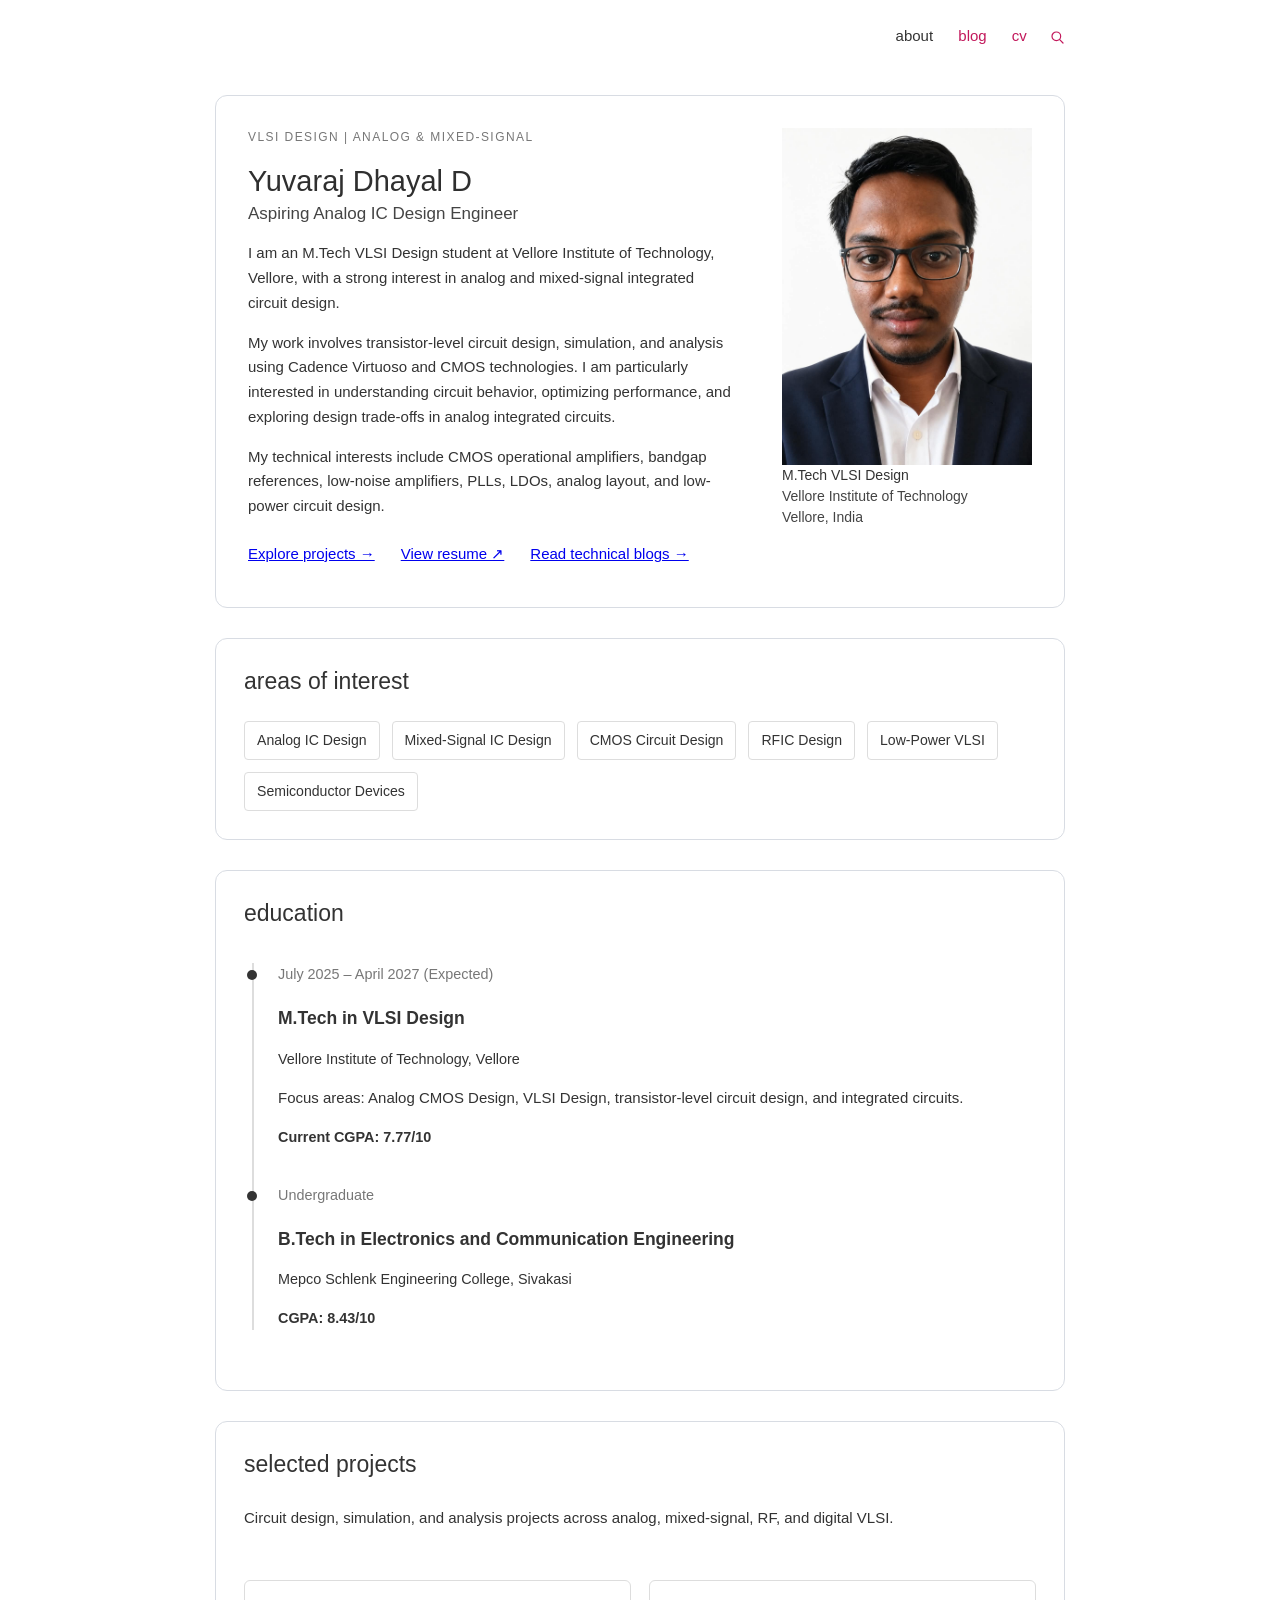
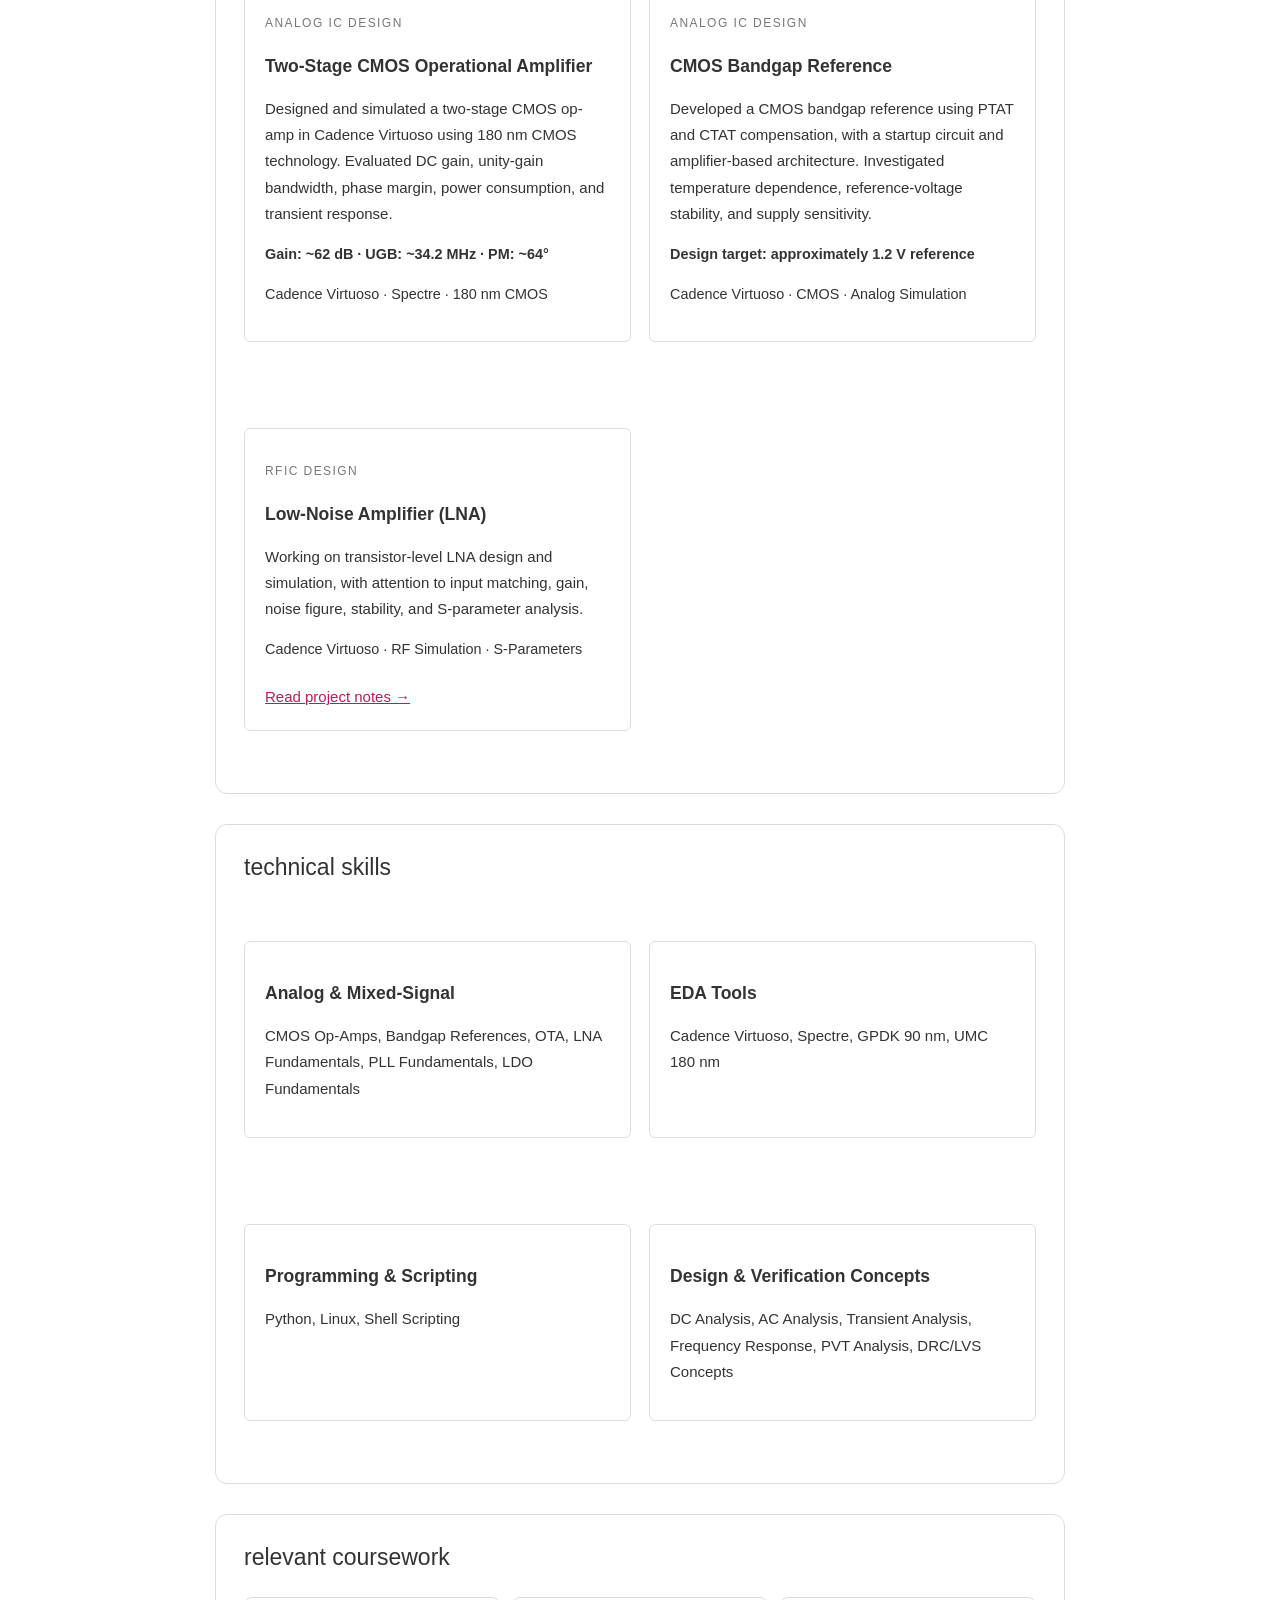
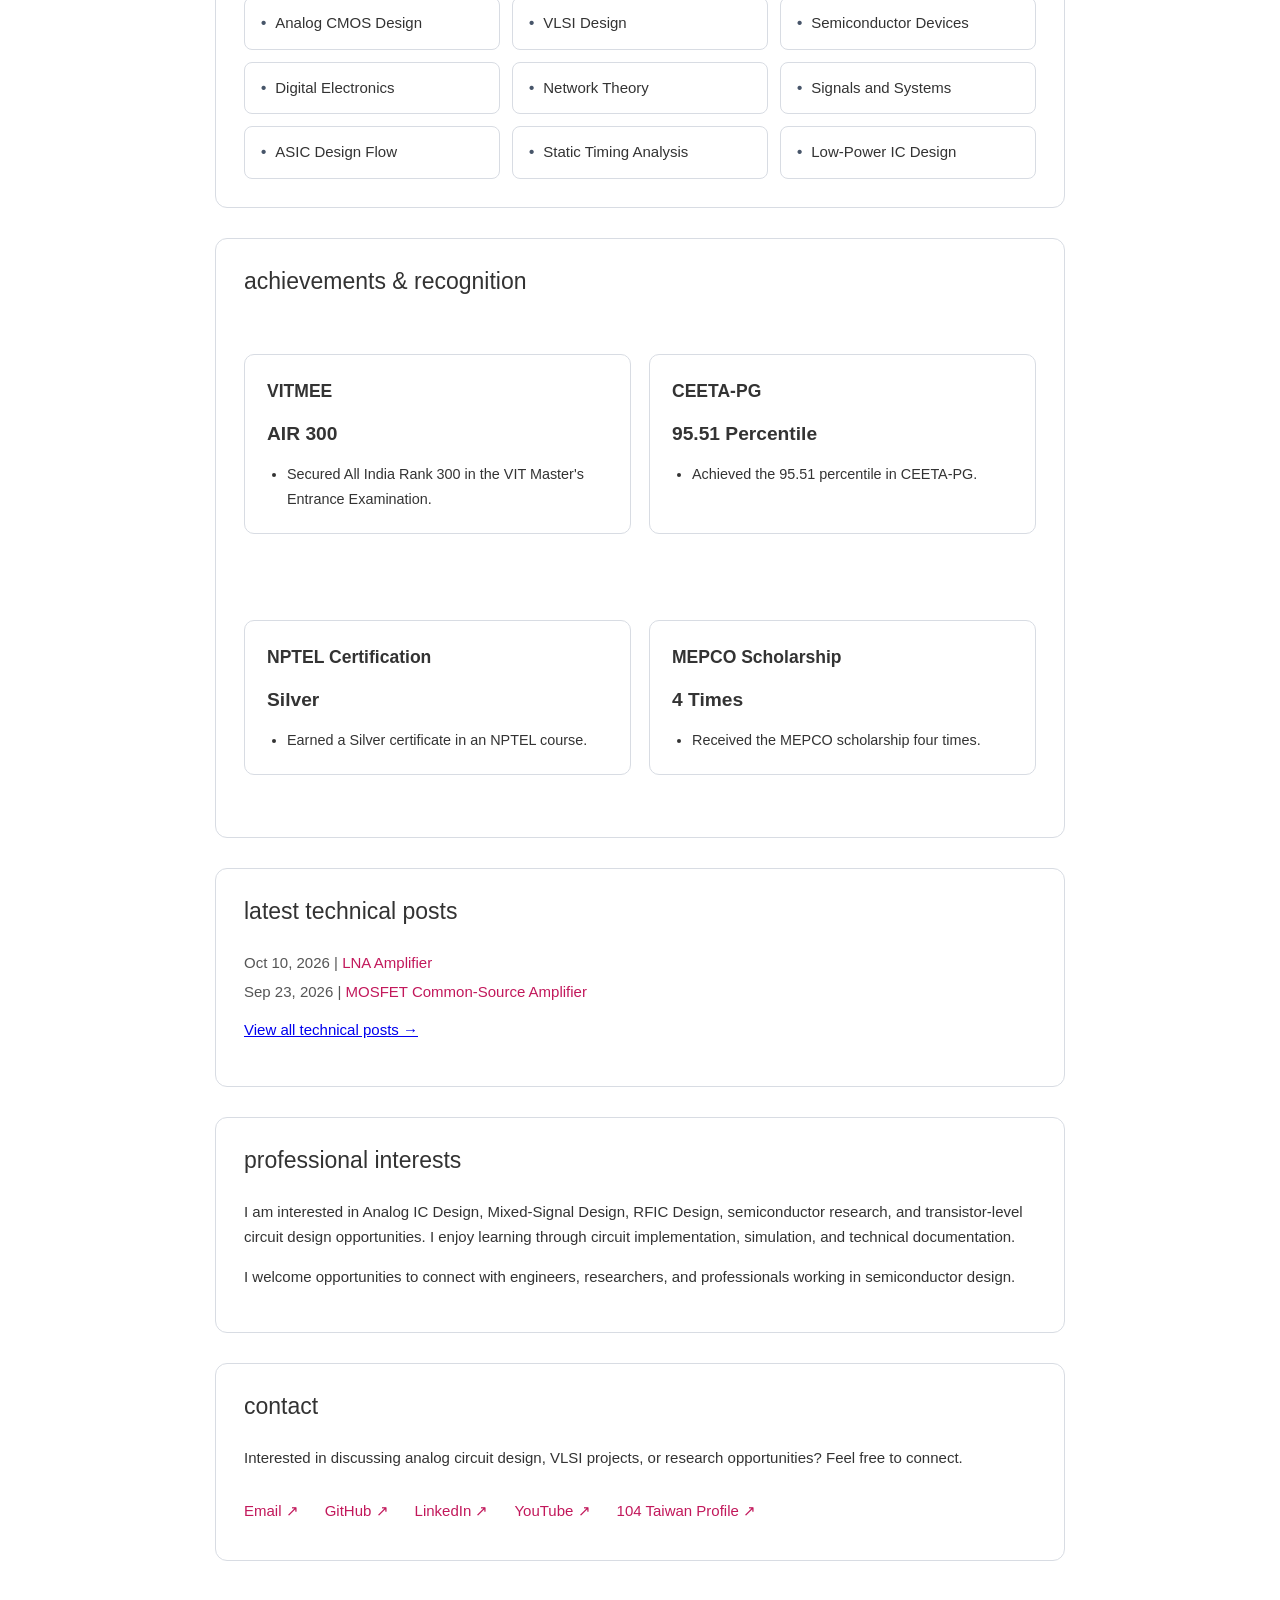
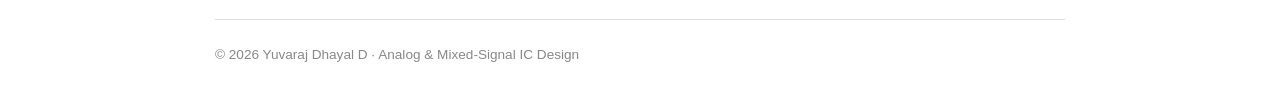
<file: index.html>
<!DOCTYPE html>
<html lang="en">

<head>
  <meta charset="UTF-8">
  <meta name="viewport" content="width=device-width, initial-scale=1">

  <meta name="description"
    content="Yuvaraj Dhayal D - M.Tech VLSI Design student focused on Analog IC Design, CMOS circuits, Mixed-Signal Design and RFIC.">

  <meta name="keywords"
    content="Analog IC Design, VLSI, Cadence Virtuoso, CMOS, Mixed Signal, RFIC, Yuvaraj Dhayal D">

  <title>Yuvaraj Dhayal D | Analog IC Design</title>
  <link rel="stylesheet" href="style.css">
</head>

<body>

  <header class="site-header">
    <nav>
      <a class="active" href="index.html">about</a>
      <a href="blog.html">blog</a>
      <a href="Yuvaraj_Dhayal_Resume.pdf"
         target="_blank" rel="noopener noreferrer">cv</a>

      <a class="search-icon" href="./search.html"
         aria-label="Search" title="Search">
        <svg viewBox="0 0 24 24" fill="none"
             stroke="currentColor" stroke-width="1.8"
             stroke-linecap="round">
          <circle cx="11" cy="11" r="6.5"></circle>
          <path d="M16 16l5 5"></path>
        </svg>
      </a>
    </nav>
  </header>

  <main>

    <!-- ABOUT -->
    <section class="intro" id="about">

      <div class="intro-text">
        <p class="eyebrow">VLSI DESIGN | ANALOG &amp; MIXED-SIGNAL</p>

        <h1>Yuvaraj Dhayal D</h1>

        <p class="title">Aspiring Analog IC Design Engineer</p>

        <p>
          I am an M.Tech VLSI Design student at Vellore Institute of
          Technology, Vellore, with a strong interest in analog and
          mixed-signal integrated circuit design.
        </p>

        <p>
          My work involves transistor-level circuit design, simulation,
          and analysis using Cadence Virtuoso and CMOS technologies.
          I am particularly interested in understanding circuit
          behavior, optimizing performance, and exploring design
          trade-offs in analog integrated circuits.
        </p>

        <p>
          My technical interests include CMOS operational amplifiers,
          bandgap references, low-noise amplifiers, PLLs, LDOs,
          analog layout, and low-power circuit design.
        </p>

        <div class="hero-links">
          <a href="#projects">Explore projects →</a>
          <a href="Yuvaraj_Dhayal_Resume.pdf"
             target="_blank" rel="noopener noreferrer">
            View resume ↗
          </a>
          <a href="blog.html">Read technical blogs →</a>
        </div>
      </div>

      <aside class="profile">
        <img class="profile-photo"
             src="./profile.jpeg"
             alt="Yuvaraj Dhayal D">

        <p class="affiliation">
          <strong>M.Tech VLSI Design</strong><br>
          Vellore Institute of Technology<br>
          Vellore, India
        </p>
      </aside>

    </section>


    <!-- AREAS OF INTEREST -->
    <section id="interests">
      <h2 class="section-title">areas of interest</h2>

      <div class="tag-list">
        <span>Analog IC Design</span>
        <span>Mixed-Signal IC Design</span>
        <span>CMOS Circuit Design</span>
        <span>RFIC Design</span>
        <span>Low-Power VLSI</span>
        <span>Semiconductor Devices</span>
      </div>
    </section>


    <!-- EDUCATION -->
    <section id="education">
      <h2 class="section-title">education</h2>

      <div class="timeline">

        <article class="timeline-item">
          <p class="item-date">July 2025 – April 2027 (Expected)</p>
          <h3>M.Tech in VLSI Design</h3>

          <p class="institution">
            Vellore Institute of Technology, Vellore
          </p>

          <p>
            Focus areas: Analog CMOS Design, VLSI Design,
            transistor-level circuit design, and integrated circuits.
          </p>

          <p class="result">Current CGPA: 7.77/10</p>
        </article>

        <article class="timeline-item">
          <p class="item-date">Undergraduate</p>
          <h3>B.Tech in Electronics and Communication Engineering</h3>

          <p class="institution">
            Mepco Schlenk Engineering College, Sivakasi
          </p>

          <p class="result">CGPA: 8.43/10</p>
        </article>

      </div>
    </section>


    <!-- PROJECTS -->
    <section id="projects">
      <h2 class="section-title">selected projects</h2>

      <p class="section-intro">
        Circuit design, simulation, and analysis projects across
        analog, mixed-signal, RF, and digital VLSI.
      </p>

      <div class="project-grid">

        <article class="project-card">
          <p class="project-category">ANALOG IC DESIGN</p>

          <h3>Two-Stage CMOS Operational Amplifier</h3>

          <p>
            Designed and simulated a two-stage CMOS op-amp in
            Cadence Virtuoso using 180 nm CMOS technology.
            Evaluated DC gain, unity-gain bandwidth, phase margin,
            power consumption, and transient response.
          </p>

          <p class="metrics">
            Gain: ~62 dB · UGB: ~34.2 MHz · PM: ~64°
          </p>

          <p class="tech-stack">
            Cadence Virtuoso · Spectre · 180 nm CMOS
          </p>

          <!-- Add your public project repository URL here -->
          <!-- <a href="YOUR_OPAMP_GITHUB_URL">View project →</a> -->
        </article>

        <article class="project-card">
          <p class="project-category">ANALOG IC DESIGN</p>

          <h3>CMOS Bandgap Reference</h3>

          <p>
            Developed a CMOS bandgap reference using PTAT and CTAT
            compensation, with a startup circuit and amplifier-based
            architecture. Investigated temperature dependence,
            reference-voltage stability, and supply sensitivity.
          </p>

          <p class="metrics">
            Design target: approximately 1.2 V reference
          </p>

          <p class="tech-stack">
            Cadence Virtuoso · CMOS · Analog Simulation
          </p>
        </article>

        <article class="project-card">
          <p class="project-category">RFIC DESIGN</p>

          <h3>Low-Noise Amplifier (LNA)</h3>

          <p>
            Working on transistor-level LNA design and simulation,
            with attention to input matching, gain, noise figure,
            stability, and S-parameter analysis.
          </p>

          <p class="tech-stack">
            Cadence Virtuoso · RF Simulation · S-Parameters
          </p>

          <a href="./lna-amplifier-detailed.html">
            Read project notes →
          </a>
        </article>

      </div>
    </section>


    <!-- TECHNICAL SKILLS -->
    <section id="skills">
      <h2 class="section-title">technical skills</h2>

      <div class="skill-grid">

        <article class="skill-item">
          <h3>Analog &amp; Mixed-Signal</h3>
          <p>
            CMOS Op-Amps, Bandgap References, OTA,
            LNA Fundamentals, PLL Fundamentals, LDO Fundamentals
          </p>
        </article>

        <article class="skill-item">
          <h3>EDA Tools</h3>
          <p>
            Cadence Virtuoso, Spectre, GPDK 90 nm, UMC 180 nm
          </p>
        </article>

        <article class="skill-item">
          <h3>Programming &amp; Scripting</h3>
          <p>
            Python, Linux, Shell Scripting
          </p>
        </article>

        <article class="skill-item">
          <h3>Design &amp; Verification Concepts</h3>
          <p>
            DC Analysis, AC Analysis, Transient Analysis,
            Frequency Response, PVT Analysis, DRC/LVS Concepts
          </p>
        </article>

      </div>
    </section>


    <!-- RELEVANT COURSEWORK -->
    <section id="coursework">
      <h2 class="section-title">relevant coursework</h2>

      <div class="coursework-grid">

        <div class="coursework-item">
          <span class="coursework-bullet">•</span>
          <span>Analog CMOS Design</span>
        </div>

        <div class="coursework-item">
          <span class="coursework-bullet">•</span>
          <span>VLSI Design</span>
        </div>

        <div class="coursework-item">
          <span class="coursework-bullet">•</span>
          <span>Semiconductor Devices</span>
        </div>

        <div class="coursework-item">
          <span class="coursework-bullet">•</span>
          <span>Digital Electronics</span>
        </div>

        <div class="coursework-item">
          <span class="coursework-bullet">•</span>
          <span>Network Theory</span>
        </div>

        <div class="coursework-item">
          <span class="coursework-bullet">•</span>
          <span>Signals and Systems</span>
        </div>

        <div class="coursework-item">
          <span class="coursework-bullet">•</span>
          <span>ASIC Design Flow</span>
        </div>

        <div class="coursework-item">
          <span class="coursework-bullet">•</span>
          <span>Static Timing Analysis</span>
        </div>

        <div class="coursework-item">
          <span class="coursework-bullet">•</span>
          <span>Low-Power IC Design</span>
        </div>

      </div>
    </section>


    <!-- ACHIEVEMENTS AND RECOGNITION -->
    <section id="achievements">
      <h2 class="section-title">achievements &amp; recognition</h2>

      <div class="achievement-grid">

        <article class="achievement-card">
          <h3>VITMEE</h3>

          <p class="achievement-number">AIR 300</p>

          <ul>
            <li>
              Secured All India Rank 300 in the VIT Master's
              Entrance Examination.
            </li>
          </ul>
        </article>

        <article class="achievement-card">
          <h3>CEETA-PG</h3>

          <p class="achievement-number">95.51 Percentile</p>

          <ul>
            <li>
              Achieved the 95.51 percentile in CEETA-PG.
            </li>
          </ul>
        </article>

        <article class="achievement-card">
          <h3>NPTEL Certification</h3>

          <p class="achievement-number">Silver</p>

          <ul>
            <li>
              Earned a Silver certificate in an NPTEL course.
            </li>
          </ul>
        </article>

        <article class="achievement-card">
          <h3>MEPCO Scholarship</h3>

          <p class="achievement-number">4 Times</p>

          <ul>
            <li>
              Received the MEPCO scholarship four times.
            </li>
          </ul>
        </article>

      </div>
    </section>


    <!-- TECHNICAL BLOG -->
    <section id="blog">
      <h2 class="section-title">latest technical posts</h2>

      <div class="posts">

        <div class="post">
          <time datetime="2026-10-10">Oct 10, 2026</time>
          <a href="./lna-amplifier-detailed.html">
            LNA Amplifier
          </a>
        </div>

        <div class="post">
          <time datetime="2026-09-23">Sep 23, 2026</time>
          <a href="./commonsource.html">
            MOSFET Common-Source Amplifier
          </a>
        </div>

      </div>

      <p>
        <a href="blog.html">View all technical posts →</a>
      </p>
    </section>


    <!-- PROFESSIONAL INTERESTS -->
    <section id="opportunities">
      <h2 class="section-title">professional interests</h2>

      <p>
        I am interested in Analog IC Design, Mixed-Signal Design,
        RFIC Design, semiconductor research, and transistor-level
        circuit design opportunities. I enjoy learning through
        circuit implementation, simulation, and technical
        documentation.
      </p>

      <p>
        I welcome opportunities to connect with engineers,
        researchers, and professionals working in semiconductor
        design.
      </p>
    </section>


    <!-- CONTACT -->
    <section class="contact" id="contact">
      <h2 class="section-title">contact</h2>

      <p>
        Interested in discussing analog circuit design,
        VLSI projects, or research opportunities? Feel free to connect.
      </p>

      <div class="contact-links">

        <a href="mailto:YOUR_EMAIL@example.com">Email ↗</a>

        <a href="https://github.com/yugsdhdsj256753"
           target="_blank" rel="noopener noreferrer">
          GitHub ↗
        </a>

        <a href="https://www.linkedin.com/"
           target="_blank" rel="noopener noreferrer">
          LinkedIn ↗
        </a>

        <a href="https://www.youtube.com/"
           target="_blank" rel="noopener noreferrer">
          YouTube ↗
        </a>

        <!-- Replace with your actual public 104 profile URL -->
        <a href="YOUR_104_PROFILE_URL"
           target="_blank" rel="noopener noreferrer">
          104 Taiwan Profile ↗
        </a>

      </div>
    </section>

  </main>

  <footer>
    © 2026 Yuvaraj Dhayal D · Analog &amp; Mixed-Signal IC Design
  </footer>

</body>
</html>
</file>
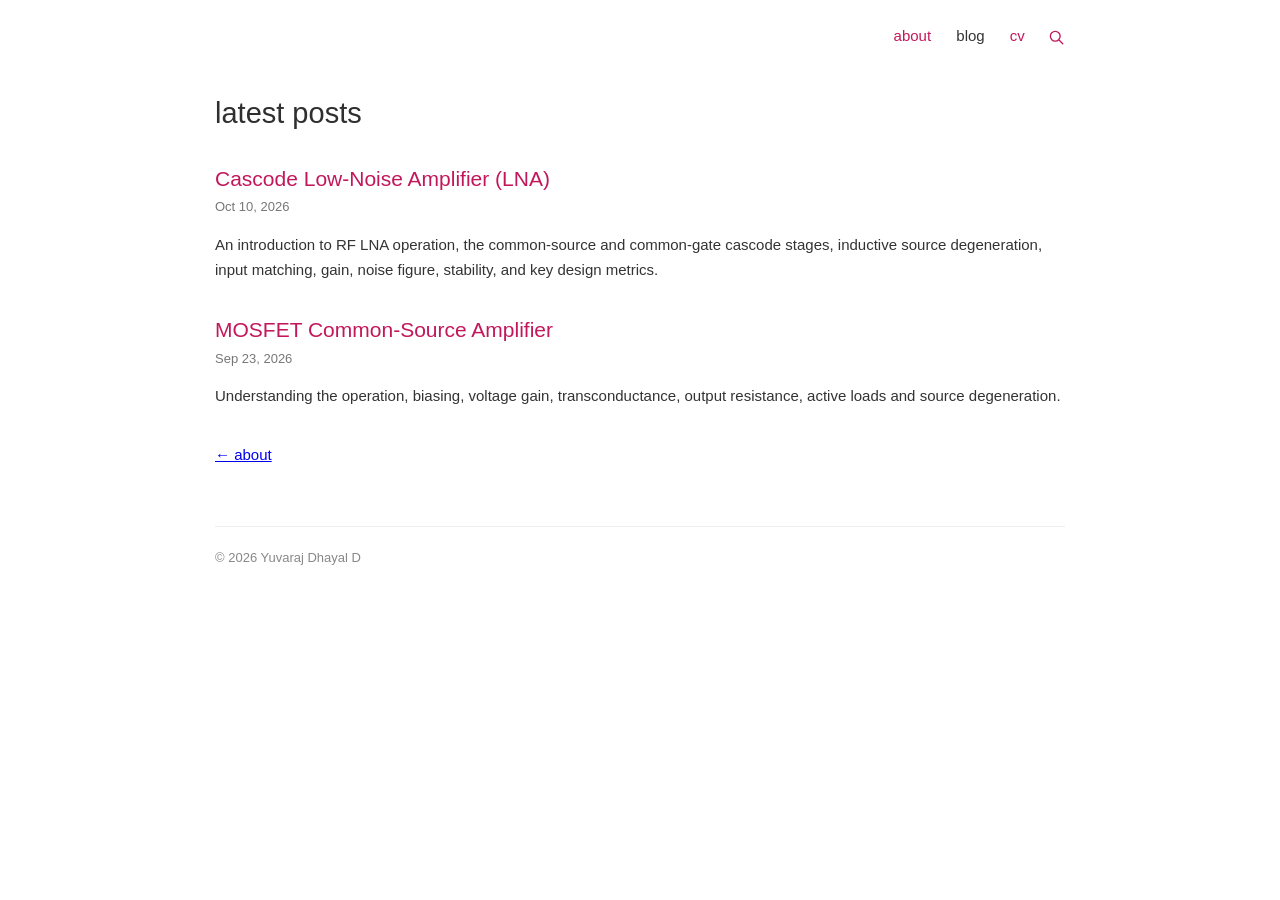
<file: blog.html>
<!doctype html>
<html lang="en">
<head>
<meta charset="UTF-8">
<meta name="viewport" content="width=device-width,initial-scale=1">
<title>Blog — Yuvaraj Dhayal D</title>
<link rel="stylesheet" href="style.css">
<style>*{box-sizing:border-box}
html{
  font-size:16px;
  -webkit-font-smoothing:antialiased;
  text-rendering:optimizeLegibility;
}
body{
  margin:0;
  padding:0;
  background:#fff;
  color:#333;
  font-family:"Helvetica Neue",Helvetica,Arial,sans-serif;
  font-size:15px;
  line-height:1.65;
  font-weight:400;
}
.site-header,main,footer{
  width:850px;
  max-width:calc(100% - 50px);
  margin-left:auto;
  margin-right:auto;
}
.site-header{padding-top:24px}
nav{text-align:right}
nav a{
  color:#c2185b;
  text-decoration:none;
  margin-left:21px;
  font-size:15px;
  font-weight:400;
}
nav a:hover{text-decoration:underline}
nav a.active{color:#333}
main{margin-top:46px;margin-bottom:58px}
h1{
  margin:0 0 3px;
  color:#2f2f2f;
  font-size:29px;
  line-height:1.25;
  font-weight:400;
  letter-spacing:0;
}
article{margin:34px 0}
article h2{
  font-size:21px;
  line-height:1.35;
  font-weight:400;
  color:#333;
  margin:0 0 3px;
}
article .date{font-size:13px;color:#777;margin-bottom:12px}
article a{color:#c2185b;text-decoration:none}
article a:hover{text-decoration:underline}
footer{
  padding:20px 0 30px;
  border-top:1px solid #eee;
  color:#888;
  font-size:13px;
  font-weight:400;
}
@media(max-width:720px){
 .site-header,main,footer{max-width:calc(100% - 32px)}
 h1{font-size:28px}
 article{margin:28px 0}
}
.search-icon svg{width:18px;height:18px;vertical-align:middle}
</style>
</head>
<body>
<header class="site-header"><nav>
<a href="./index.html">about</a>
<a class="active" href="./blog.html">blog</a>
<a href="./Yuvaraj_Dhayal_Resume.pdf" target="_blank" rel="noopener">cv</a>
<a class="search-icon" href="search.html" aria-label="Search" title="Search">
<svg viewBox="0 0 24 24" fill="none" stroke="currentColor" stroke-width="1.8" stroke-linecap="round">
<circle cx="11" cy="11" r="6.5"></circle><path d="M16 16l5 5"></path>
</svg>
</a>
</nav></header>
<main>
<h1>latest posts</h1>

<article id="lna">
  <h2><a href="./lna-amplifier-detailed.html">Cascode Low-Noise Amplifier (LNA)</a></h2>
  <div class="date">Oct 10, 2026</div>
  <p>
    An introduction to RF LNA operation, the common-source and common-gate
    cascode stages, inductive source degeneration, input matching, gain,
    noise figure, stability, and key design metrics.
  </p>
</article>

<article id="cs">
  <h2><a href="./commonsource.html">MOSFET Common-Source Amplifier</a></h2>
  <div class="date">Sep 23, 2026</div>
  <p>
    Understanding the operation, biasing, voltage gain,
    transconductance, output resistance, active loads and source degeneration.
  </p>
</article>

<p><a href="./index.html">← about</a></p>
</main>
<footer>© 2026 Yuvaraj Dhayal D</footer>
</body>
</html>
</file>
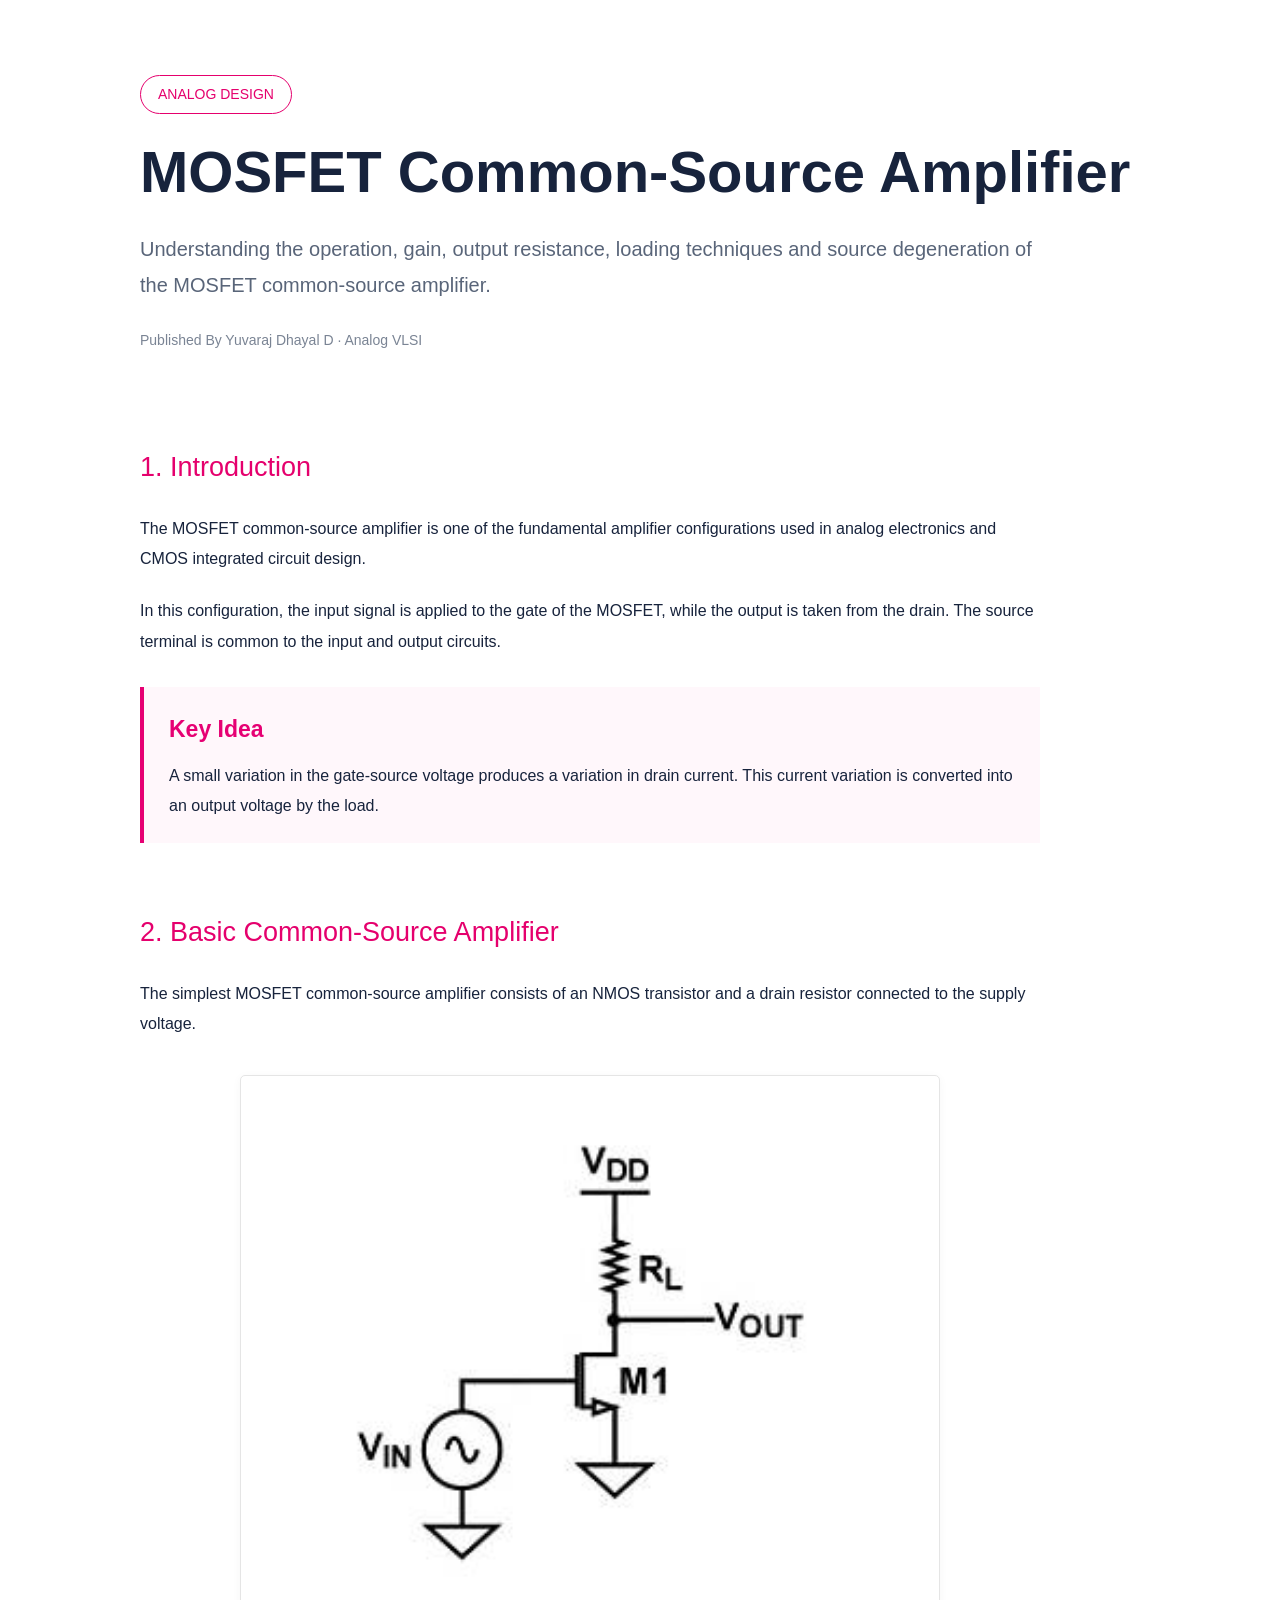
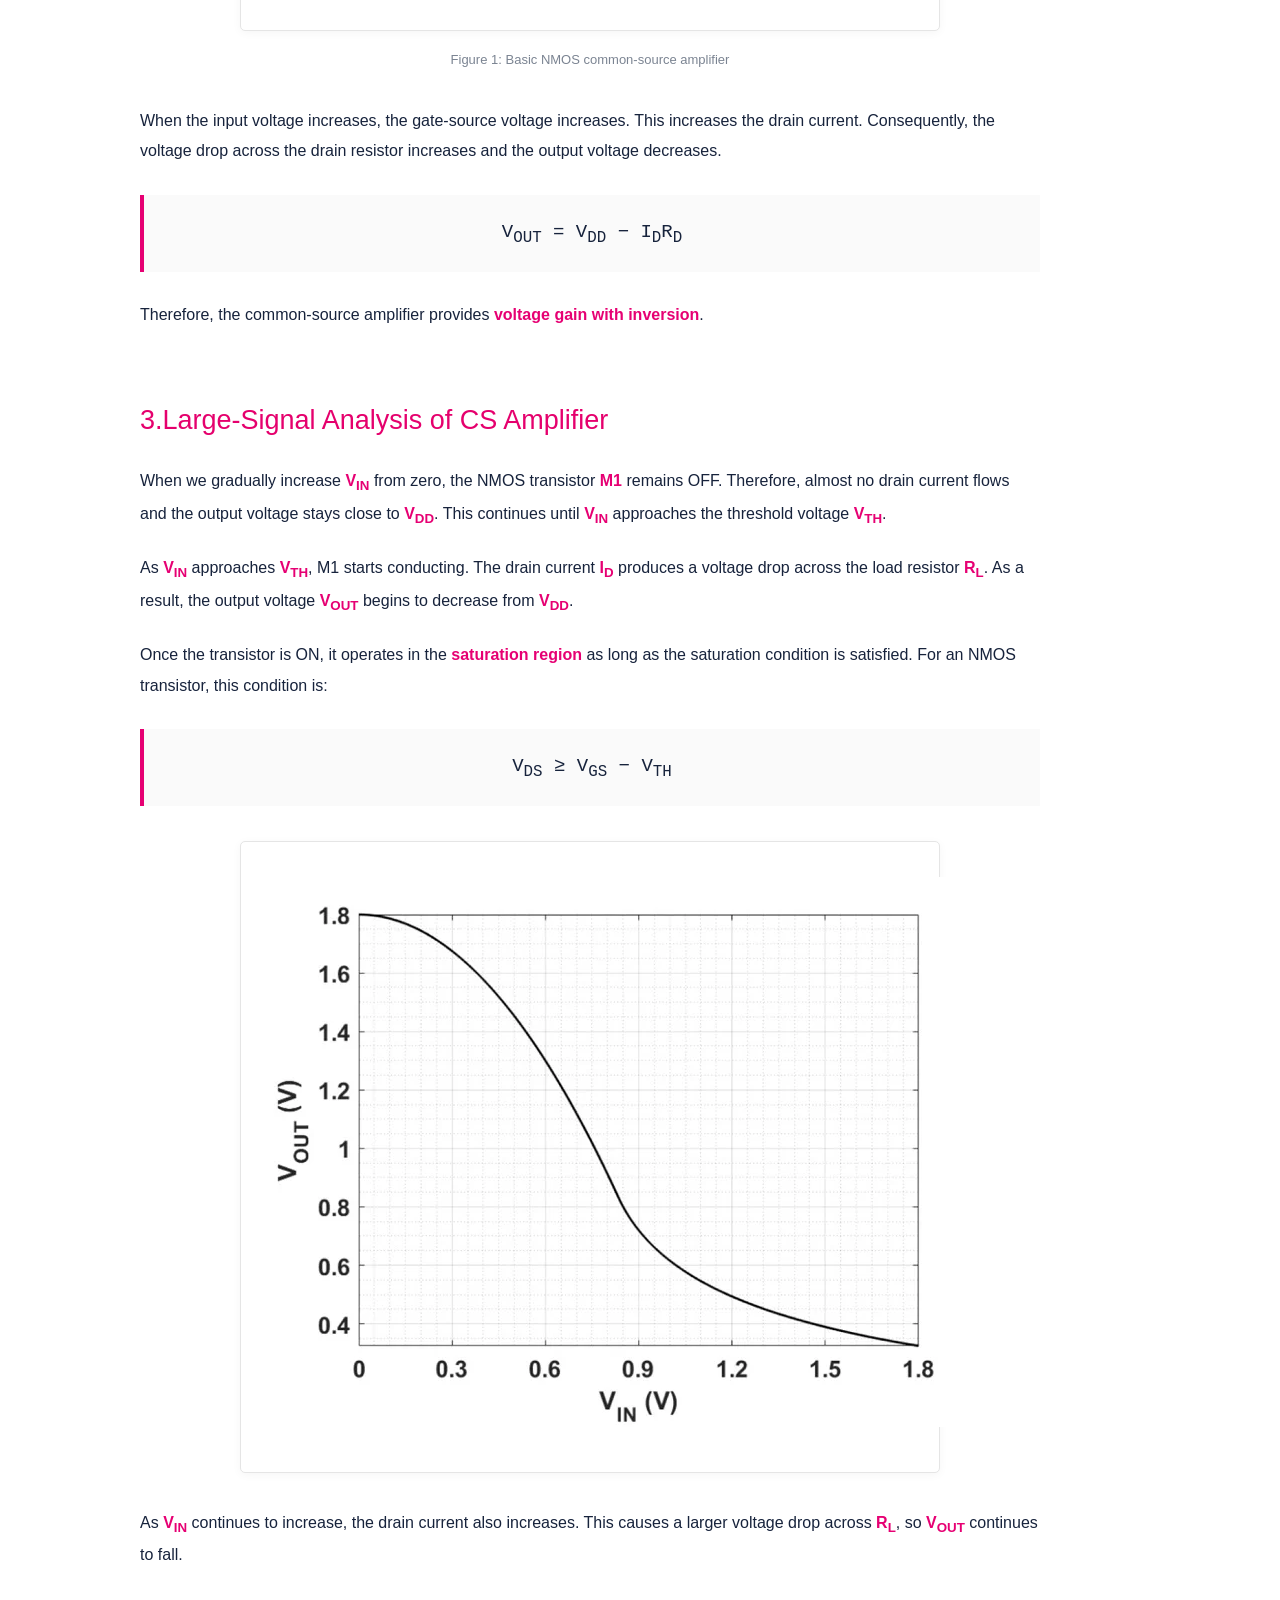
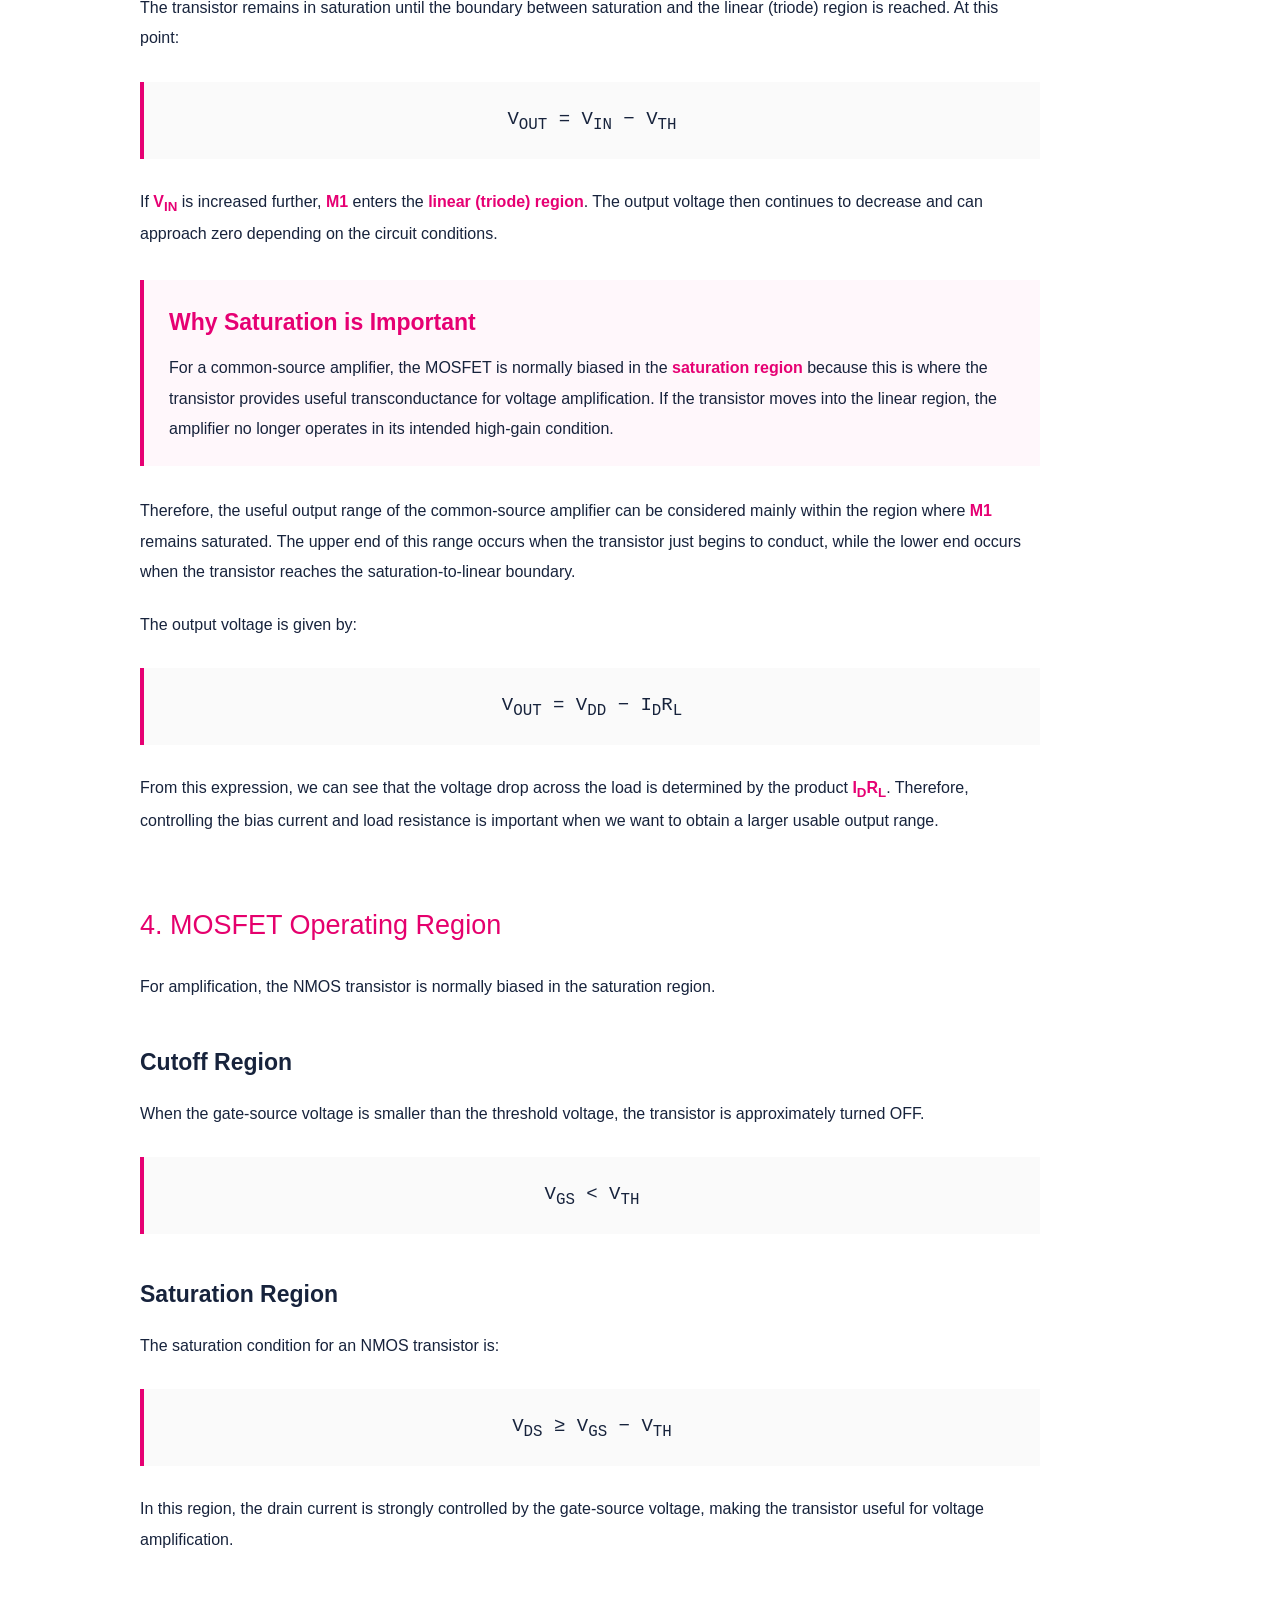
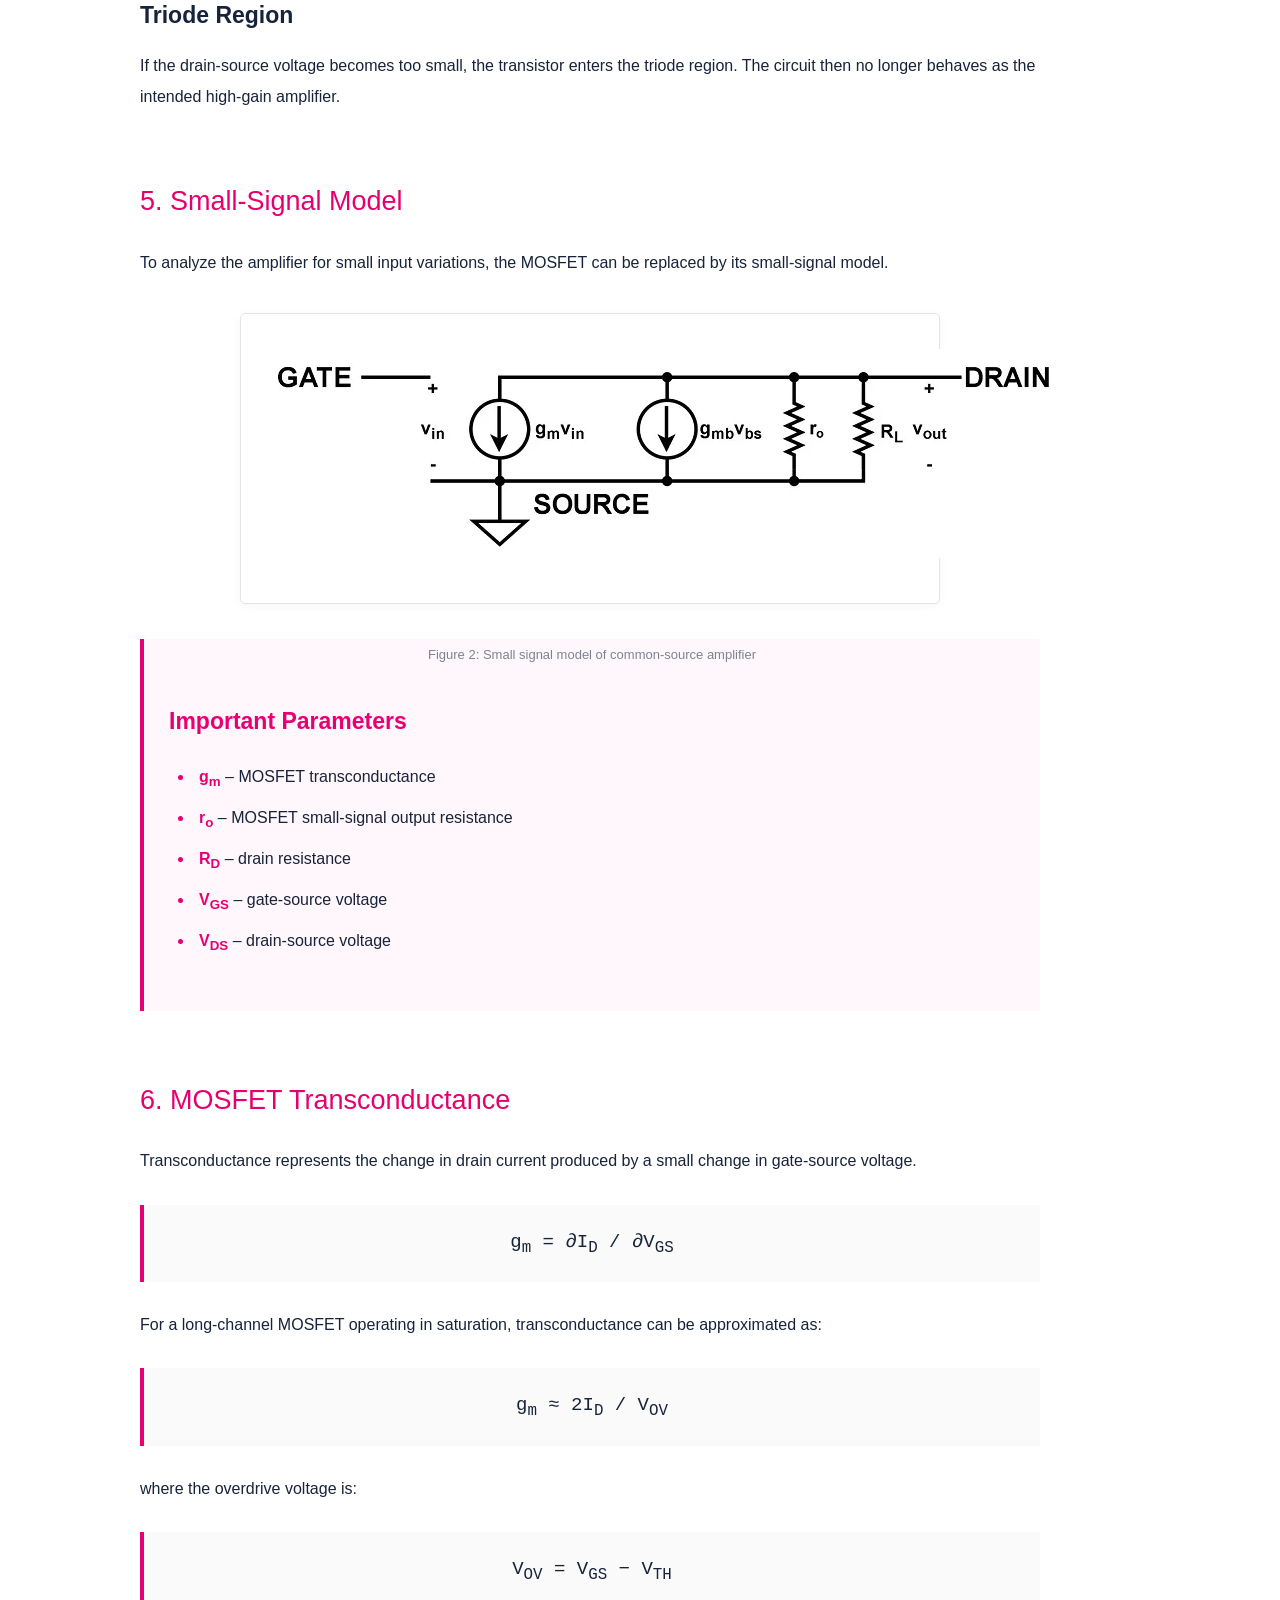
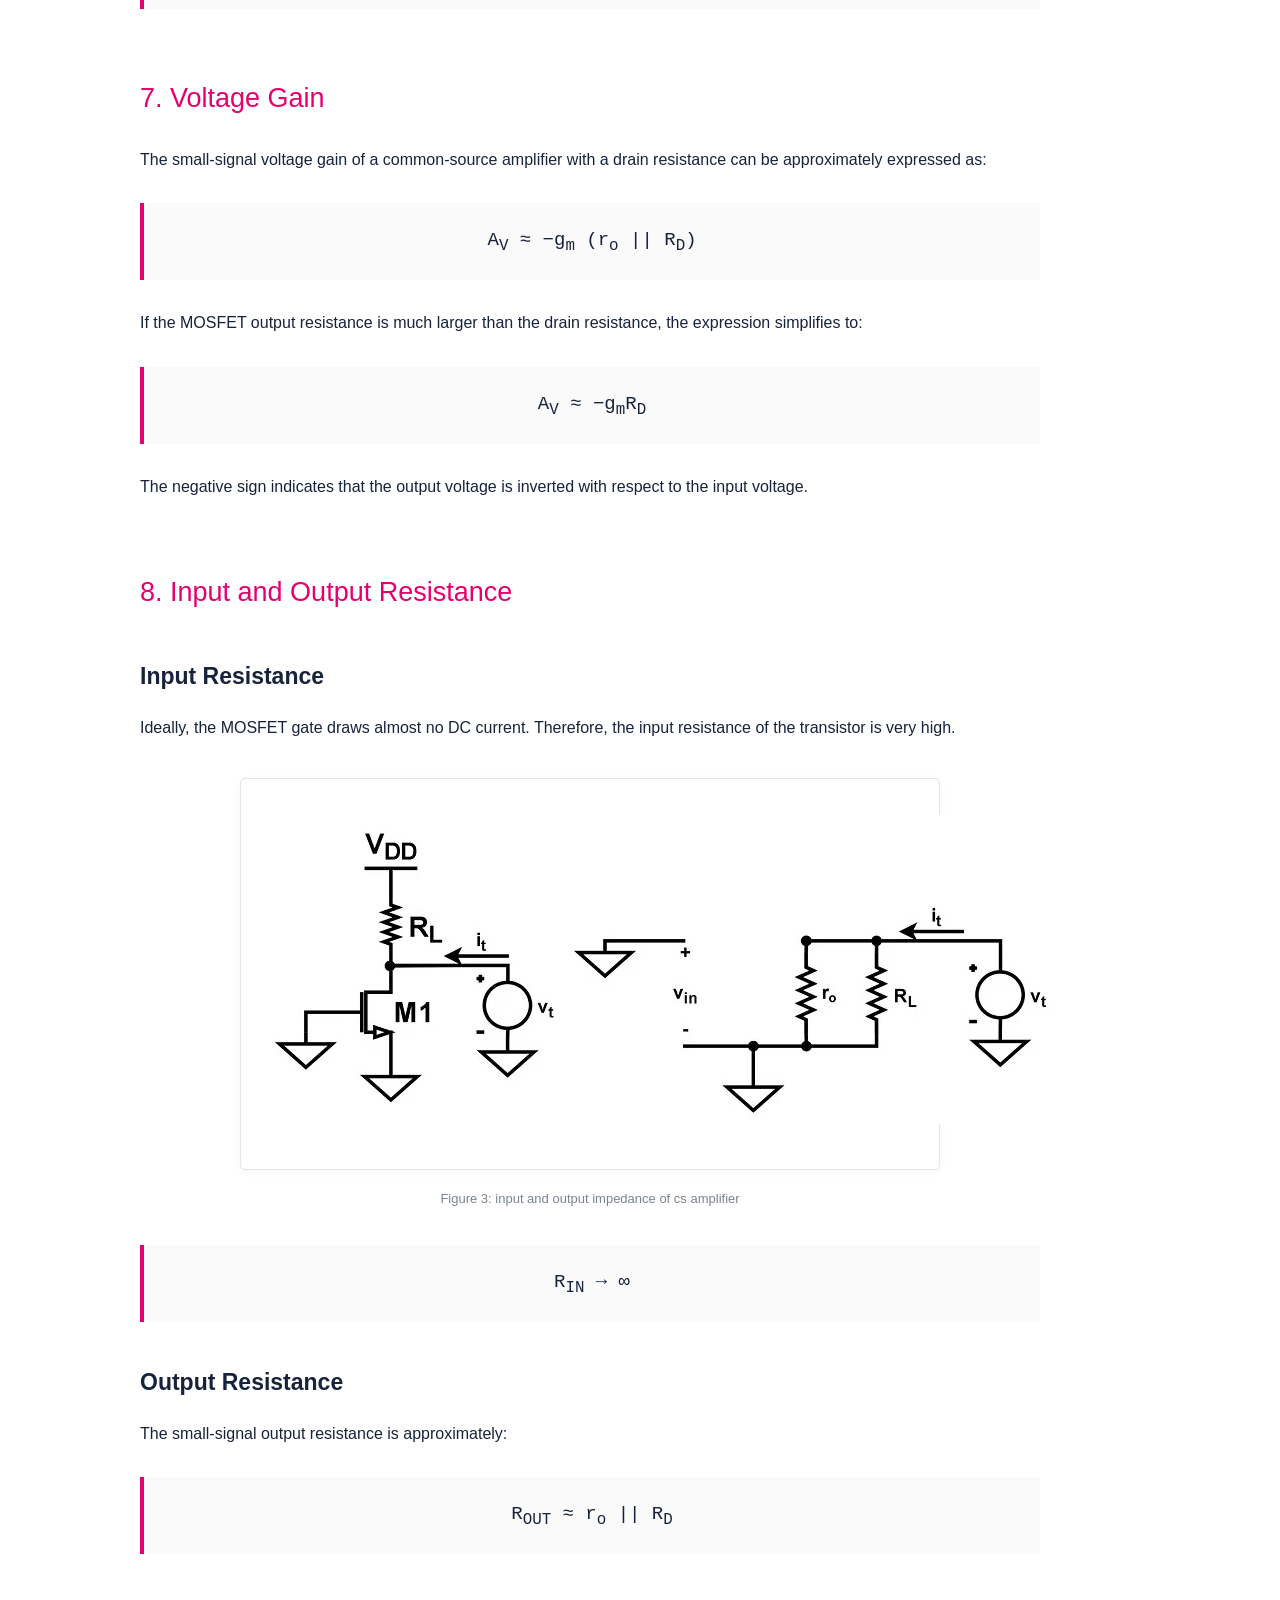
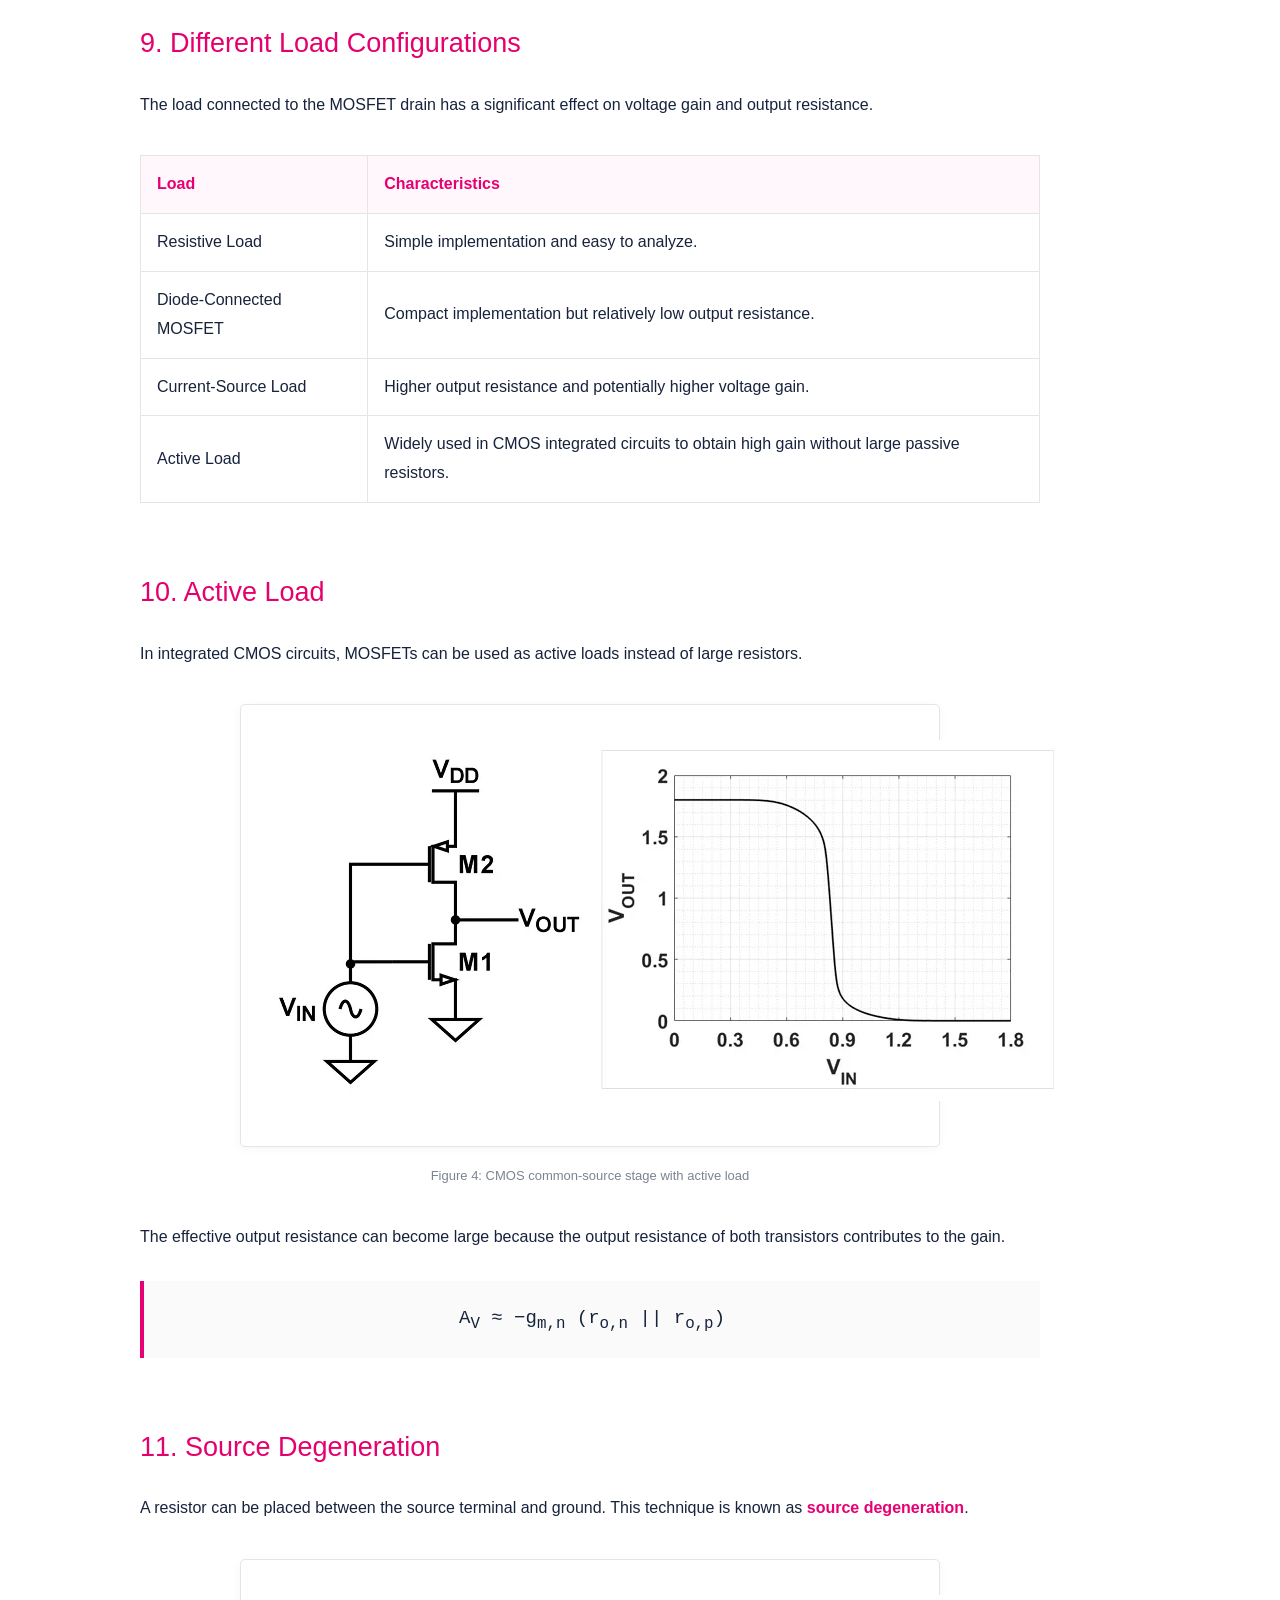
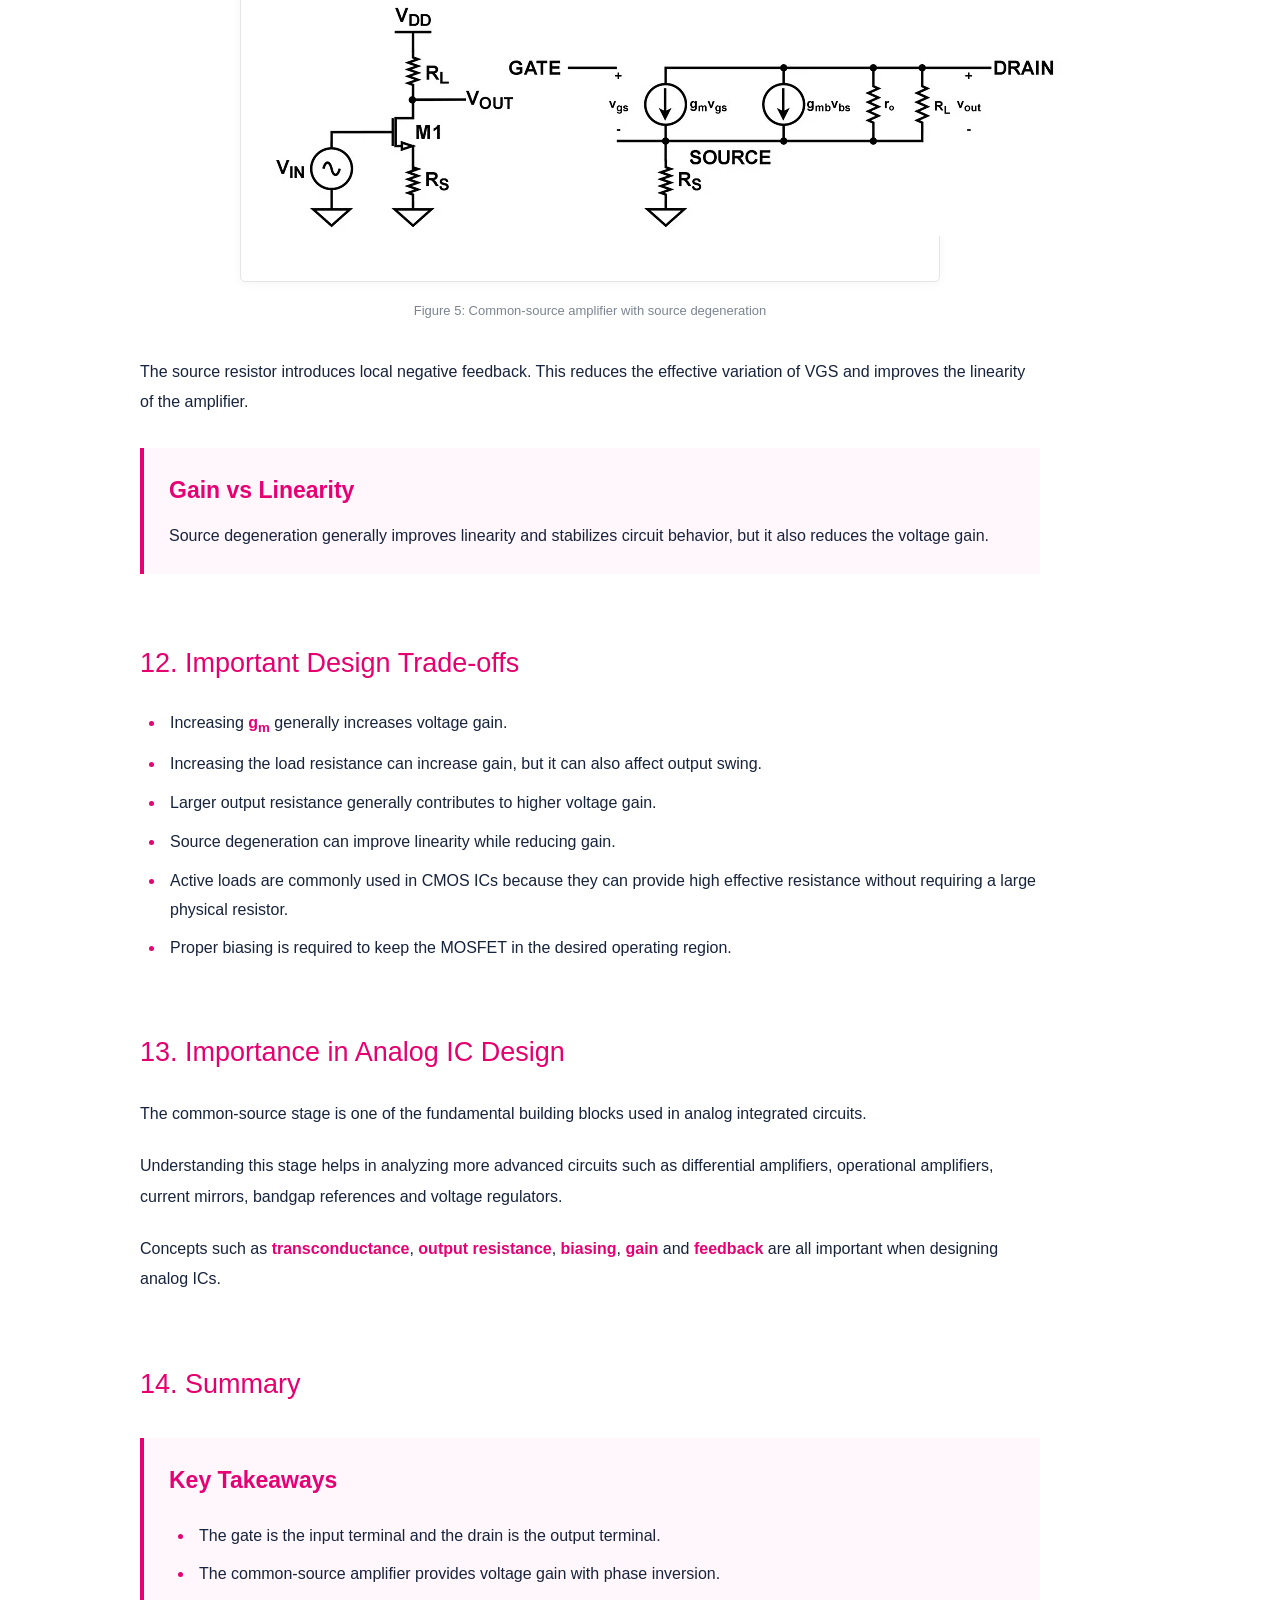
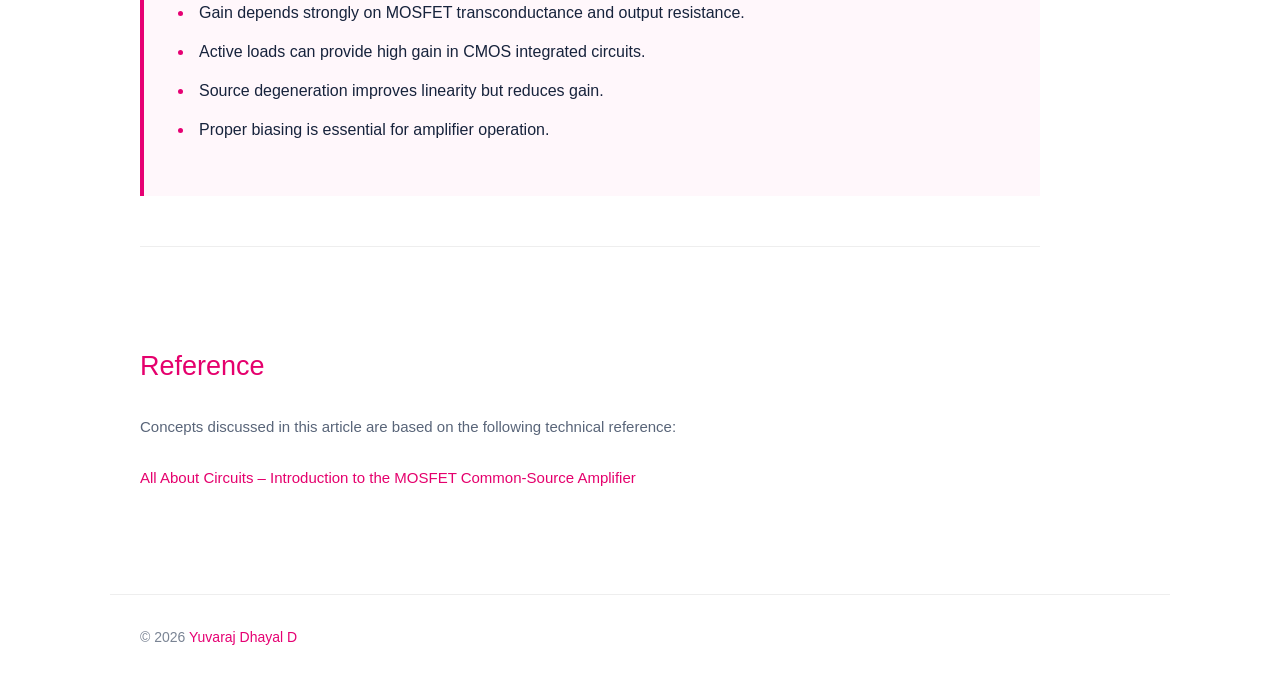
<file: commonsource.html>
<!DOCTYPE html>
<html lang="en">

<head>

    <meta charset="UTF-8">
    <meta name="viewport" content="width=device-width, initial-scale=1.0">

    <title>MOSFET Common-Source Amplifier | Yuvaraj Dhayal D</title>

    <style>

        /* =====================================================
           GLOBAL
        ===================================================== */

        * {
            margin: 0;
            padding: 0;
            box-sizing: border-box;
        }

        body {
            background: #ffffff;
            color: #17233c;
            font-family: Arial, Helvetica, sans-serif;
            line-height: 1.8;
        }

        a {
            color: #e5006d;
            text-decoration: none;
        }

        a:hover {
            text-decoration: underline;
        }


        /* =====================================================
           HEADER
        ===================================================== */

        header {
            width: 100%;
            border-bottom: 1px solid #eeeeee;
            background: #ffffff;
        }

        .nav {
            max-width: 1060px;
            margin: auto;
            padding: 22px 30px;

            display: flex;
            justify-content: space-between;
            align-items: center;
        }

        .logo {
            font-size: 20px;
            font-weight: 600;
            color: #17233c;
        }

        .nav-links {
            display: flex;
            gap: 28px;
        }

        .nav-links a {
            color: #17233c;
            font-size: 15px;
        }

        .nav-links a:hover {
            color: #e60073;
            text-decoration: none;
        }


        /* =====================================================
           MAIN BLOG CONTAINER
        ===================================================== */

        .blog-page {
            max-width: 1060px;
            margin: auto;
            padding: 75px 30px 80px;
        }


        /* =====================================================
           BLOG HERO
        ===================================================== */

        .blog-header {
            max-width: 1000px;
            margin-bottom: 90px;
        }

        .blog-tag {
            display: inline-block;

            padding: 6px 17px;

            border: 1px solid #e5006d;
            border-radius: 25px;

            color: #e5006d;

            font-size: 14px;
            font-weight: 500;

            margin-bottom: 25px;
        }

        .blog-header h1 {
            font-size: 58px;
            line-height: 1.15;

            color: #17233c;

            font-weight: 700;

            margin-bottom: 25px;
        }

        .blog-header h1 span {
            color: ##e5006d;
        }

        .blog-subtitle {
            max-width: 900px;

            font-size: 20px;
            line-height: 1.8;

            color: #596579;

            margin-bottom: 25px;
        }

        .blog-author {
            color: #7a8494;
            font-size: 14px;
        }


        /* =====================================================
           ARTICLE
        ===================================================== */

        .blog-article {
            max-width: 900px;
        }

      .blog-article h2 {
    color: #e5006d;
    font-size: 27px;
    font-weight: 500;
    margin-top: 65px;
    margin-bottom: 22px;
}

        .blog-article h3 {
            color: #17233c;

            font-size: 23px;
            font-weight: 600;

            margin-top: 40px;
            margin-bottom: 15px;
        }

        .blog-article p {
            color: #17233c;

            font-size: 16px;
            line-height: 1.9;

            margin-bottom: 22px;
        }

        .blog-article strong {
            color: #e60073;
        }


        /* =====================================================
           INTRODUCTION / INFORMATION BOX
        ===================================================== */

        .info-box {
            background: #fff7fb;

            border-left: 4px solid #e60073;

            padding: 22px 25px;

            margin: 30px 0;
        }

        .info-box h3 {
            color: #e60073;

            margin-top: 0;
            margin-bottom: 10px;
        }

        .info-box p {
            margin-bottom: 0;
        }


        /* =====================================================
           CIRCUIT DIAGRAM
        ===================================================== */

        .diagram {
            width: 100%;
            max-width: 700px;

            margin: 35px auto;

            padding: 35px 25px;

            background: #ffffff;

            border: 1px solid #e5e5e5;
            border-radius: 5px;

            box-shadow: 0 2px 10px rgba(0, 0, 0, 0.04);

            text-align: center;
        }

        .diagram pre {
            color: #17233c;

            font-family: "Courier New", monospace;

            font-size: 17px;

            line-height: 1.5;

            overflow-x: auto;

            white-space: pre;
        }

        .caption {
            text-align: center;

            color: #7b8492;

            font-size: 13px;

            margin-top: -18px;
            margin-bottom: 35px;
        }


        /* =====================================================
           EQUATION
        ===================================================== */

        .equation {
            background: #fafafa;

            border-left: 4px solid #e60073;

            padding: 20px 25px;

            margin: 28px 0;

            text-align: center;

            color: #17233c;

            font-family: "Courier New", monospace;

            font-size: 19px;

            overflow-x: auto;
        }


        /* =====================================================
           TABLE
        ===================================================== */

        .table-container {
            width: 100%;

            overflow-x: auto;

            margin: 35px 0;
        }

        table {
            width: 100%;

            border-collapse: collapse;

            background: #ffffff;
        }

        th {
            background: #fff7fb;

            color: #e60073;

            font-weight: 600;
        }

        th,
        td {
            padding: 14px 16px;

            border: 1px solid #e5e5e5;

            text-align: left;
        }

        td {
            color: #17233c;
        }


        /* =====================================================
           LIST
        ===================================================== */

        .blog-article ul {
            margin: 20px 0 30px 25px;
        }

        .blog-article li {
            color: #17233c;

            margin-bottom: 10px;

            padding-left: 5px;
        }

        .blog-article li::marker {
            color: #e60073;
        }


        /* =====================================================
           IMAGE
        ===================================================== */

        .blog-image {
            width: 100%;

            max-width: 850px;

            display: block;

            margin: 35px auto;

            border: 1px solid #eeeeee;
        }


        /* =====================================================
           REFERENCE
        ===================================================== */

        .reference {
            margin-top: 50px;

            padding-top: 30px;

            border-top: 1px solid #eeeeee;
        }

        .reference p {
            font-size: 15px;
            color: #596579;
        }


        /* =====================================================
           FOOTER
        ===================================================== */

        footer {
            max-width: 1060px;

            margin: auto;

            padding: 30px;

            border-top: 1px solid #eeeeee;

            color: #7a8494;

            font-size: 14px;
        }

        footer span {
            color: #e60073;
        }


        /* =====================================================
           MOBILE
        ===================================================== */

        @media (max-width: 700px) {

            .nav {
                padding: 18px 20px;
            }

            .nav-links {
                gap: 15px;
            }

            .nav-links a {
                font-size: 13px;
            }

            .blog-page {
                padding: 50px 20px 60px;
            }

            .blog-header {
                margin-bottom: 60px;
            }

            .blog-header h1 {
                font-size: 38px;
            }

            .blog-subtitle {
                font-size: 17px;
            }

            .blog-article h2 {
                font-size: 27px;
            }

            .blog-article h3 {
                font-size: 20px;
            }

            .blog-article p {
                font-size: 15px;
            }

     .diagram {
    padding: 25px 10px;
    max-width: 100%;
    box-sizing: border-box;
    overflow-x: auto;
}

.diagram img {
    max-width: 100%;
    height: auto;
    display: block;
    margin: 0 auto;
}

.diagram pre {
    font-size: 12px;
}
            .equation {
                font-size: 15px;
            }

        }

    </style>

</head>


<body>


    <!-- =====================================================
         BLOG
    ===================================================== -->

    <main class="blog-page">


        <!-- =================================================
             BLOG HEADER
        ================================================= -->

        <section class="blog-header">

            <div class="blog-tag">
                ANALOG DESIGN
            </div>

            <h1>
                MOSFET
                <span>Common-Source</span>
                Amplifier
            </h1>

            <p class="blog-subtitle">

                Understanding the operation, gain, output resistance,
                loading techniques and source degeneration of the
                MOSFET common-source amplifier.

            </p>

            <div class="blog-author">

             Published  By Yuvaraj Dhayal D · Analog VLSI

            </div>

        </section>



        <!-- =================================================
             ARTICLE
        ================================================= -->

        <article class="blog-article">


            <!-- =================================================
                 1. INTRODUCTION
            ================================================= -->

            <h2>
                1. Introduction
            </h2>

            <p>

                The MOSFET common-source amplifier is one of the
                fundamental amplifier configurations used in analog
                electronics and CMOS integrated circuit design.

            </p>

            <p>

                In this configuration, the input signal is applied to
                the gate of the MOSFET, while the output is taken from
                the drain. The source terminal is common to the input
                and output circuits.

            </p>

            <div class="info-box">

                <h3>
                    Key Idea
                </h3>

                <p>

                    A small variation in the gate-source voltage produces
                    a variation in drain current. This current variation
                    is converted into an output voltage by the load.

                </p>

            </div>



            <!-- =================================================
                 2. BASIC CIRCUIT
            ================================================= -->

            <h2>
                2. Basic Common-Source Amplifier
            </h2>

            <p>

                The simplest MOSFET common-source amplifier consists
                of an NMOS transistor and a drain resistor connected
                to the supply voltage.

            </p>


            <div class="diagram">
    <img src="nmos.jpg"
         alt="NMOS Common Source Circuit"
         style="width: 500px; max-width: 100%; height: auto;">
</div>

            <div class="caption">

                Figure 1: Basic NMOS common-source amplifier

            </div>


            <p>

                When the input voltage increases, the gate-source
                voltage increases. This increases the drain current.
                Consequently, the voltage drop across the drain resistor
                increases and the output voltage decreases.

            </p>

            <div class="equation">

                V<sub>OUT</sub> = V<sub>DD</sub> − I<sub>D</sub>R<sub>D</sub>

            </div>

            <p>

                Therefore, the common-source amplifier provides
                <strong>voltage gain with inversion</strong>.

            </p>

            <!-- =================================================
                 3. Large signal analysis
            ================================================= -->
<h2>
    3.Large-Signal Analysis of CS Amplifier
</h2>
            <p>
    When we gradually increase <strong>V<sub>IN</sub></strong> from zero,
    the NMOS transistor <strong>M1</strong> remains OFF. Therefore, almost
    no drain current flows and the output voltage stays close to
    <strong>V<sub>DD</sub></strong>. This continues until
    <strong>V<sub>IN</sub></strong> approaches the threshold voltage
    <strong>V<sub>TH</sub></strong>.
</p>

<p>
    As <strong>V<sub>IN</sub></strong> approaches
    <strong>V<sub>TH</sub></strong>, M1 starts conducting. The drain current
    <strong>I<sub>D</sub></strong> produces a voltage drop across the load
    resistor <strong>R<sub>L</sub></strong>. As a result, the output voltage
    <strong>V<sub>OUT</sub></strong> begins to decrease from
    <strong>V<sub>DD</sub></strong>.
</p>

<p>
    Once the transistor is ON, it operates in the <strong>saturation
    region</strong> as long as the saturation condition is satisfied.
    For an NMOS transistor, this condition is:
</p>

<div class="equation">

    V<sub>DS</sub> ≥ V<sub>GS</sub> − V<sub>TH</sub>

</div>
<div class="diagram">
    <img src="large signal.webp" alt="NMOS Common Source Circuit">
</div>
            
<p>
    As <strong>V<sub>IN</sub></strong> continues to increase, the drain
    current also increases. This causes a larger voltage drop across
    <strong>R<sub>L</sub></strong>, so <strong>V<sub>OUT</sub></strong>
    continues to fall.
</p>

<p>
    The transistor remains in saturation until the boundary between
    saturation and the linear (triode) region is reached. At this point:
</p>

<div class="equation">

    V<sub>OUT</sub> = V<sub>IN</sub> − V<sub>TH</sub>

</div>

<p>
    If <strong>V<sub>IN</sub></strong> is increased further,
    <strong>M1</strong> enters the <strong>linear (triode) region</strong>.
    The output voltage then continues to decrease and can approach zero
    depending on the circuit conditions.
</p>

<div class="info-box">

    <h3>
        Why Saturation is Important
    </h3>

    <p>
        For a common-source amplifier, the MOSFET is normally biased in
        the <strong>saturation region</strong> because this is where the
        transistor provides useful transconductance for voltage
        amplification. If the transistor moves into the linear region,
        the amplifier no longer operates in its intended high-gain
        condition.
    </p>

</div>

<p>
    Therefore, the useful output range of the common-source amplifier can
    be considered mainly within the region where <strong>M1</strong>
    remains saturated. The upper end of this range occurs when the
    transistor just begins to conduct, while the lower end occurs when
    the transistor reaches the saturation-to-linear boundary.
</p>

<p>
    The output voltage is given by:
</p>

<div class="equation">

    V<sub>OUT</sub> = V<sub>DD</sub> − I<sub>D</sub>R<sub>L</sub>

</div>

<p>
    From this expression, we can see that the voltage drop across the load
    is determined by the product <strong>I<sub>D</sub>R<sub>L</sub></strong>.
    Therefore, controlling the bias current and load resistance is
    important when we want to obtain a larger usable output range.
</p>

            <!-- =================================================
                 4. MOSFET OPERATING REGION
            ================================================= -->

            <h2>
                4. MOSFET Operating Region
            </h2>

            <p>

                For amplification, the NMOS transistor is normally
                biased in the saturation region.

            </p>

            <h3>
                Cutoff Region
            </h3>

            <p>

                When the gate-source voltage is smaller than the
                threshold voltage, the transistor is approximately
                turned OFF.

            </p>

            <div class="equation">

                V<sub>GS</sub> &lt; V<sub>TH</sub>

            </div>


            <h3>
                Saturation Region
            </h3>

            <p>

                The saturation condition for an NMOS transistor is:

            </p>

            <div class="equation">

                V<sub>DS</sub> ≥ V<sub>GS</sub> − V<sub>TH</sub>

            </div>

            <p>

                In this region, the drain current is strongly controlled
                by the gate-source voltage, making the transistor useful
                for voltage amplification.

            </p>


            <h3>
                Triode Region
            </h3>

            <p>

                If the drain-source voltage becomes too small, the
                transistor enters the triode region. The circuit then
                no longer behaves as the intended high-gain amplifier.

            </p>



            <!-- =================================================
                 5. SMALL SIGNAL MODEL
            ================================================= -->

            <h2>
                5. Small-Signal Model
            </h2>

            <p>

                To analyze the amplifier for small input variations,
                the MOSFET can be replaced by its small-signal model.

            </p>
             <div class="diagram">
    <img src="small signal.webp" alt="Small signal model of CS amplifier">
</div>
            <div class="info-box">
 <div class="caption">

                Figure 2: Small signal model of  common-source amplifier

            </div>

                <h3>
                    Important Parameters
                </h3>

                <ul>

                    <li>
                        <strong>g<sub>m</sub></strong> –
                        MOSFET transconductance
                    </li>

                    <li>
                        <strong>r<sub>o</sub></strong> –
                        MOSFET small-signal output resistance
                    </li>

                    <li>
                        <strong>R<sub>D</sub></strong> –
                        drain resistance
                    </li>

                    <li>
                        <strong>V<sub>GS</sub></strong> –
                        gate-source voltage
                    </li>

                    <li>
                        <strong>V<sub>DS</sub></strong> –
                        drain-source voltage
                    </li>

                </ul>

            </div>



            <!-- =================================================
                 6. TRANSCONDUCTANCE
            ================================================= -->

            <h2>
                6. MOSFET Transconductance
            </h2>

            <p>

                Transconductance represents the change in drain current
                produced by a small change in gate-source voltage.

            </p>

            <div class="equation">

                g<sub>m</sub> =
                ∂I<sub>D</sub> / ∂V<sub>GS</sub>

            </div>

            <p>

                For a long-channel MOSFET operating in saturation,
                transconductance can be approximated as:

            </p>

            <div class="equation">

                g<sub>m</sub> ≈
                2I<sub>D</sub> / V<sub>OV</sub>

            </div>

            <p>

                where the overdrive voltage is:

            </p>

            <div class="equation">

                V<sub>OV</sub> =
                V<sub>GS</sub> − V<sub>TH</sub>

            </div>



            <!-- =================================================
                 7. VOLTAGE GAIN
            ================================================= -->

            <h2>
                7. Voltage Gain
            </h2>

            <p>

                The small-signal voltage gain of a common-source
                amplifier with a drain resistance can be approximately
                expressed as:

            </p>

            <div class="equation">

                A<sub>V</sub> ≈
                −g<sub>m</sub>
                (r<sub>o</sub> || R<sub>D</sub>)

            </div>

            <p>

                If the MOSFET output resistance is much larger than
                the drain resistance, the expression simplifies to:

            </p>

            <div class="equation">

                A<sub>V</sub> ≈ −g<sub>m</sub>R<sub>D</sub>

            </div>

            <p>

                The negative sign indicates that the output voltage
                is inverted with respect to the input voltage.

            </p>



            <!-- =================================================
                 8. INPUT AND OUTPUT RESISTANCE
            ================================================= -->

            <h2>
                8. Input and Output Resistance
            </h2>

            <h3>
                Input Resistance
            </h3>

            <p>

                Ideally, the MOSFET gate draws almost no DC current.
                Therefore, the input resistance of the transistor is
                very high.

            </p>
             <div class="diagram">
    <img src="output.webp" 
         alt="NMOS Common Source Circuit">
</div>
             <div class="caption">

                Figure 3: input and output impedance of cs amplifier

            </div>

            <div class="equation">

                R<sub>IN</sub> → ∞

            </div>


            <h3>
                Output Resistance
            </h3>

            <p>

                The small-signal output resistance is approximately:

            </p>

            <div class="equation">

                R<sub>OUT</sub> ≈
                r<sub>o</sub> || R<sub>D</sub>

            </div>



            <!-- =================================================
                 9. LOAD TYPES
            ================================================= -->

            <h2>
                9. Different Load Configurations
            </h2>

            <p>

                The load connected to the MOSFET drain has a significant
                effect on voltage gain and output resistance.

            </p>


            <div class="table-container">

                <table>

                    <thead>

                        <tr>

                            <th>
                                Load
                            </th>

                            <th>
                                Characteristics
                            </th>

                        </tr>

                    </thead>

                    <tbody>

                        <tr>

                            <td>
                                Resistive Load
                            </td>

                            <td>
                                Simple implementation and easy to analyze.
                            </td>

                        </tr>

                        <tr>

                            <td>
                                Diode-Connected MOSFET
                            </td>

                            <td>
                                Compact implementation but relatively
                                low output resistance.
                            </td>

                        </tr>

                        <tr>

                            <td>
                                Current-Source Load
                            </td>

                            <td>
                                Higher output resistance and potentially
                                higher voltage gain.
                            </td>

                        </tr>

                        <tr>

                            <td>
                                Active Load
                            </td>

                            <td>
                                Widely used in CMOS integrated circuits
                                to obtain high gain without large
                                passive resistors.
                            </td>

                        </tr>

                    </tbody>

                </table>

            </div>



            <!-- =================================================
                 10. ACTIVE LOAD
            ================================================= -->

            <h2>
                10. Active Load
            </h2>

            <p>

                In integrated CMOS circuits, MOSFETs can be used as
                active loads instead of large resistors.

            </p>
<div class="diagram">
    <img src="active.webp" 
         alt="NMOS Common Source Circuit">
</div>

            <div class="caption">

                Figure 4: CMOS common-source stage with active load

            </div>


            <p>

                The effective output resistance can become large because
                the output resistance of both transistors contributes to
                the gain.

            </p>

            <div class="equation">

                A<sub>V</sub> ≈
                −g<sub>m,n</sub>
                (r<sub>o,n</sub> || r<sub>o,p</sub>)

            </div>



            <!-- =================================================
                 11. SOURCE DEGENERATION
            ================================================= -->

            <h2>
                11. Source Degeneration
            </h2>

            <p>

                A resistor can be placed between the source terminal
                and ground. This technique is known as
                <strong>source degeneration</strong>.

            </p>
<div class="diagram">
    <img src="deg.webp" 
         alt="NMOS Common Source Circuit">
</div>


            </div>

            <div class="caption">

                Figure 5: Common-source amplifier with source degeneration

            </div>


            <p>

                The source resistor introduces local negative feedback.
                This reduces the effective variation of VGS and improves
                the linearity of the amplifier.

            </p>


            <div class="info-box">

                <h3>
                    Gain vs Linearity
                </h3>

                <p>

                    Source degeneration generally improves linearity
                    and stabilizes circuit behavior, but it also
                    reduces the voltage gain.

                </p>

            </div>



            <!-- =================================================
                 12. DESIGN TRADE-OFFS
            ================================================= -->

            <h2>
                12. Important Design Trade-offs
            </h2>

            <ul>

                <li>

                    Increasing
                    <strong>g<sub>m</sub></strong>
                    generally increases voltage gain.

                </li>

                <li>

                    Increasing the load resistance can increase gain,
                    but it can also affect output swing.

                </li>

                <li>

                    Larger output resistance generally contributes
                    to higher voltage gain.

                </li>

                <li>

                    Source degeneration can improve linearity while
                    reducing gain.

                </li>

                <li>

                    Active loads are commonly used in CMOS ICs because
                    they can provide high effective resistance without
                    requiring a large physical resistor.

                </li>

                <li>

                    Proper biasing is required to keep the MOSFET in
                    the desired operating region.

                </li>

            </ul>



            <!-- =================================================
                 13. APPLICATION IN ANALOG IC DESIGN
            ================================================= -->

            <h2>
                13. Importance in Analog IC Design
            </h2>

            <p>

                The common-source stage is one of the fundamental
                building blocks used in analog integrated circuits.

            </p>

            <p>

                Understanding this stage helps in analyzing more
                advanced circuits such as differential amplifiers,
                operational amplifiers, current mirrors, bandgap
                references and voltage regulators.

            </p>

            <p>

                Concepts such as
                <strong>transconductance</strong>,
                <strong>output resistance</strong>,
                <strong>biasing</strong>,
                <strong>gain</strong> and
                <strong>feedback</strong>
                are all important when designing analog ICs.

            </p>



            <!-- =================================================
                 14. SUMMARY
            ================================================= -->

            <h2>
                14. Summary
            </h2>

            <div class="info-box">

                <h3>
                    Key Takeaways
                </h3>

                <ul>

                    <li>
                        The gate is the input terminal and the drain
                        is the output terminal.
                    </li>

                    <li>
                        The common-source amplifier provides voltage
                        gain with phase inversion.
                    </li>

                    <li>
                        Gain depends strongly on MOSFET
                        transconductance and output resistance.
                    </li>

                    <li>
                        Active loads can provide high gain in CMOS
                        integrated circuits.
                    </li>

                    <li>
                        Source degeneration improves linearity but
                        reduces gain.
                    </li>

                    <li>
                        Proper biasing is essential for amplifier
                        operation.
                    </li>

                </ul>

            </div>



            <!-- =================================================
                 REFERENCE
            ================================================= -->

            <div class="reference">

                <h2>
                    Reference
                </h2>

                <p>

                    Concepts discussed in this article are based on
                    the following technical reference:

                </p>

                <p>

                    <a
                        href="https://www.allaboutcircuits.com/technical-articles/introduction-to-the-mosfet-common-source-amplifier/"
                        target="_blank"
                        rel="noopener noreferrer"
                    >
                        All About Circuits – Introduction to the MOSFET
                        Common-Source Amplifier
                    </a>

                </p>

            </div>


        </article>

    </main>



    <!-- =====================================================
         FOOTER
    ===================================================== -->

    <footer>

        © 2026 <span>Yuvaraj Dhayal D</span>

    </footer>


</body>

</html>
</file>
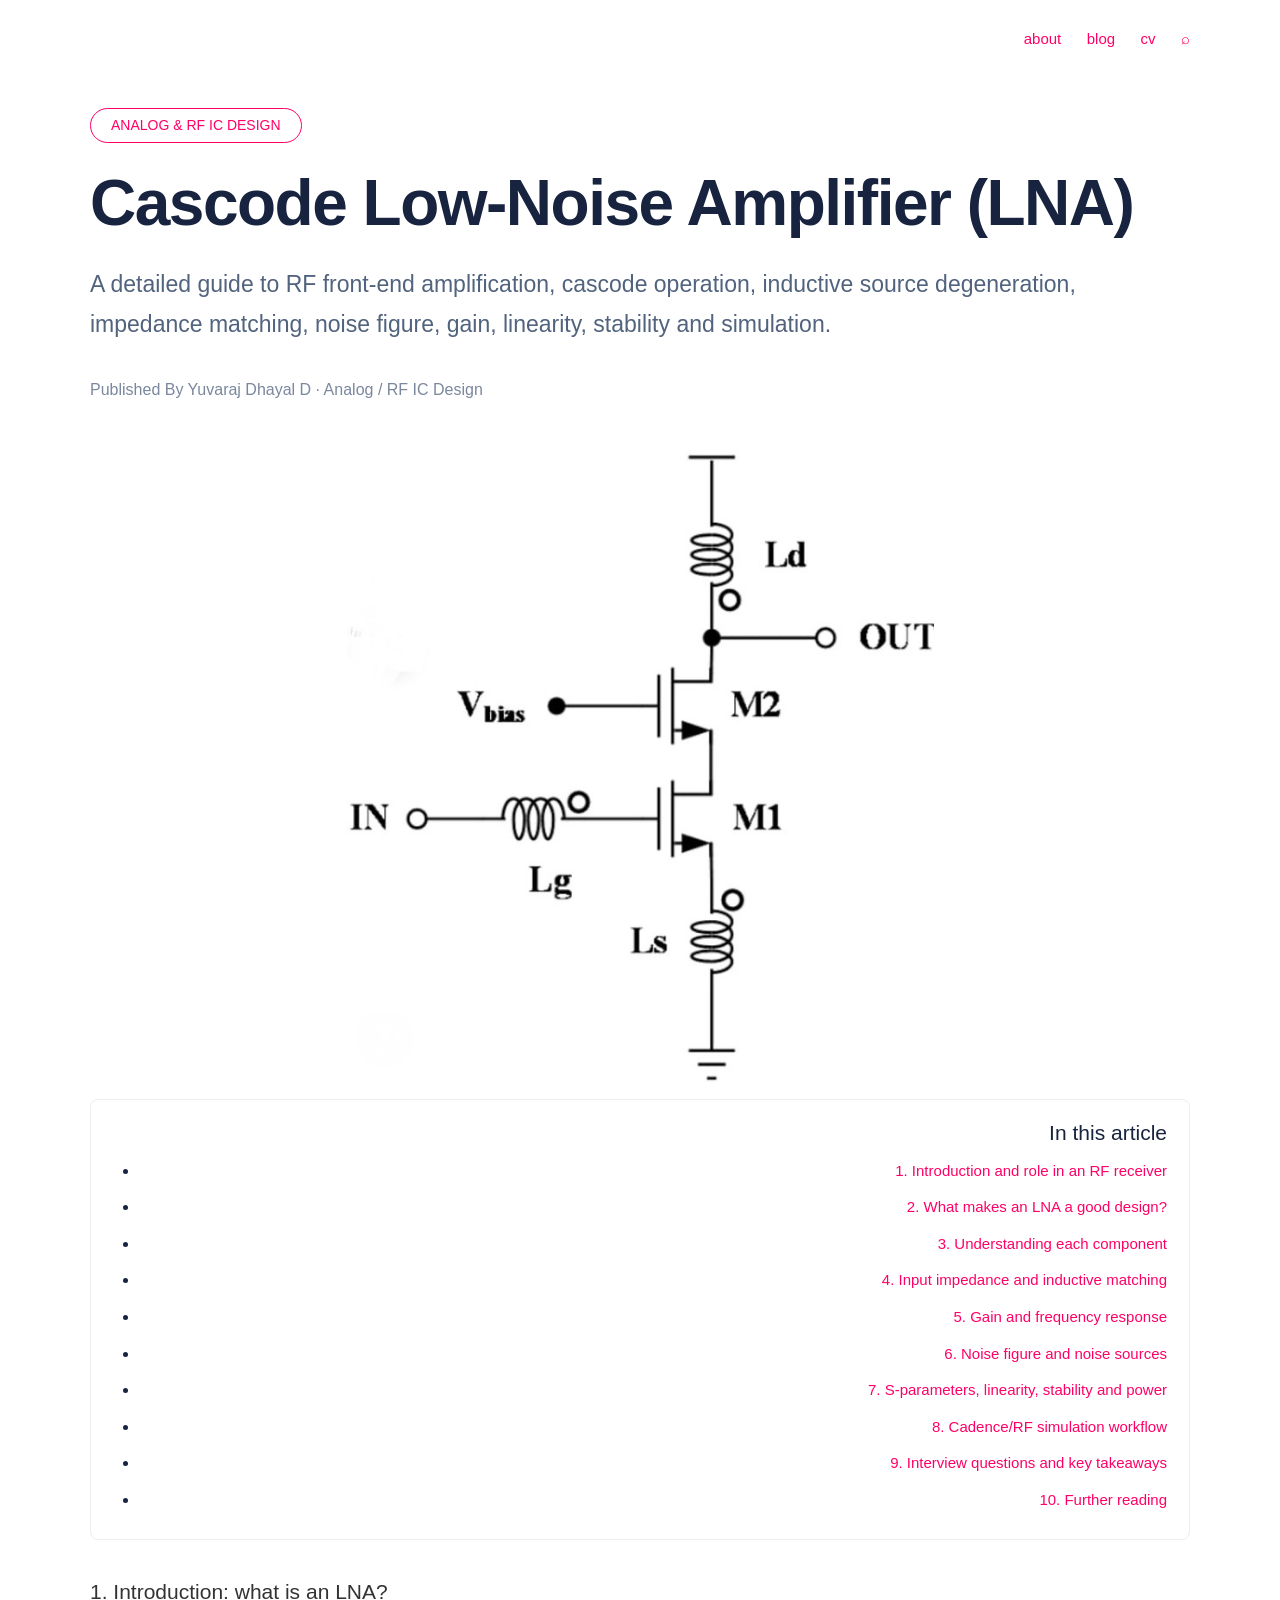
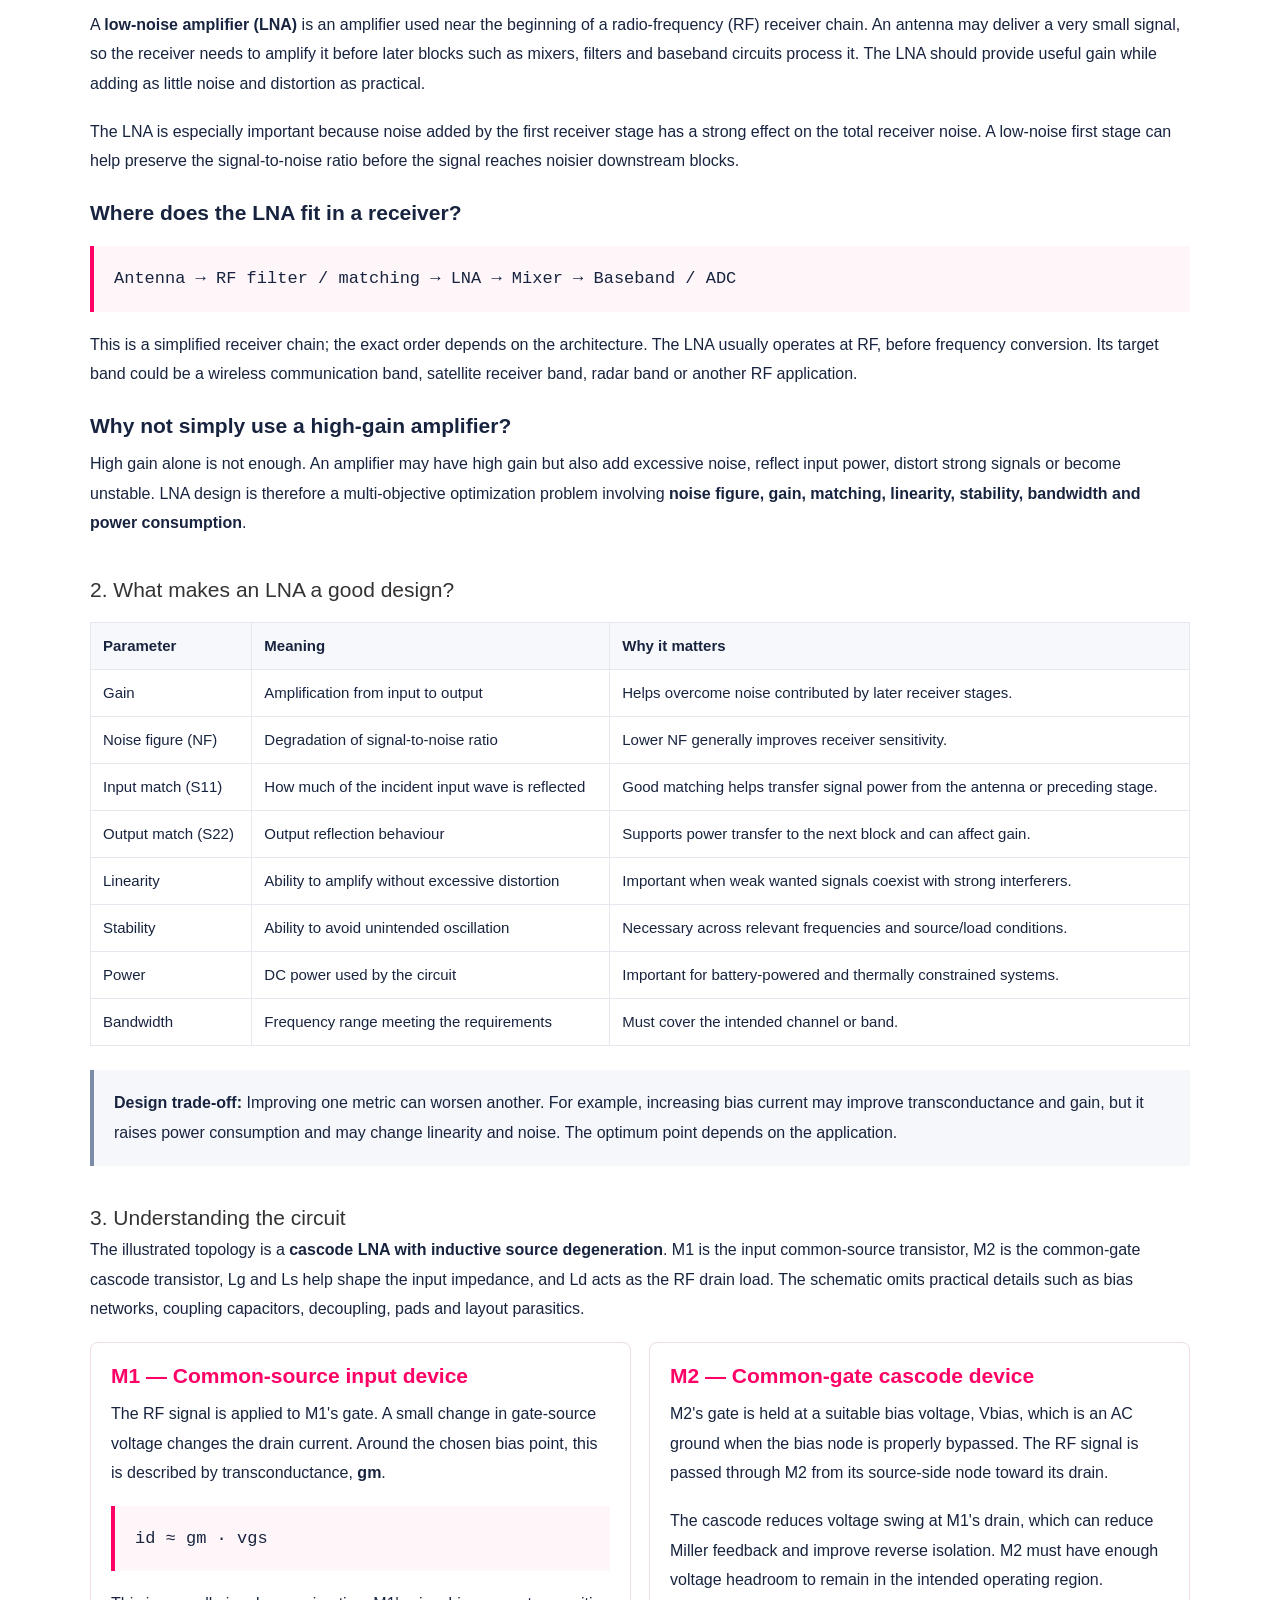
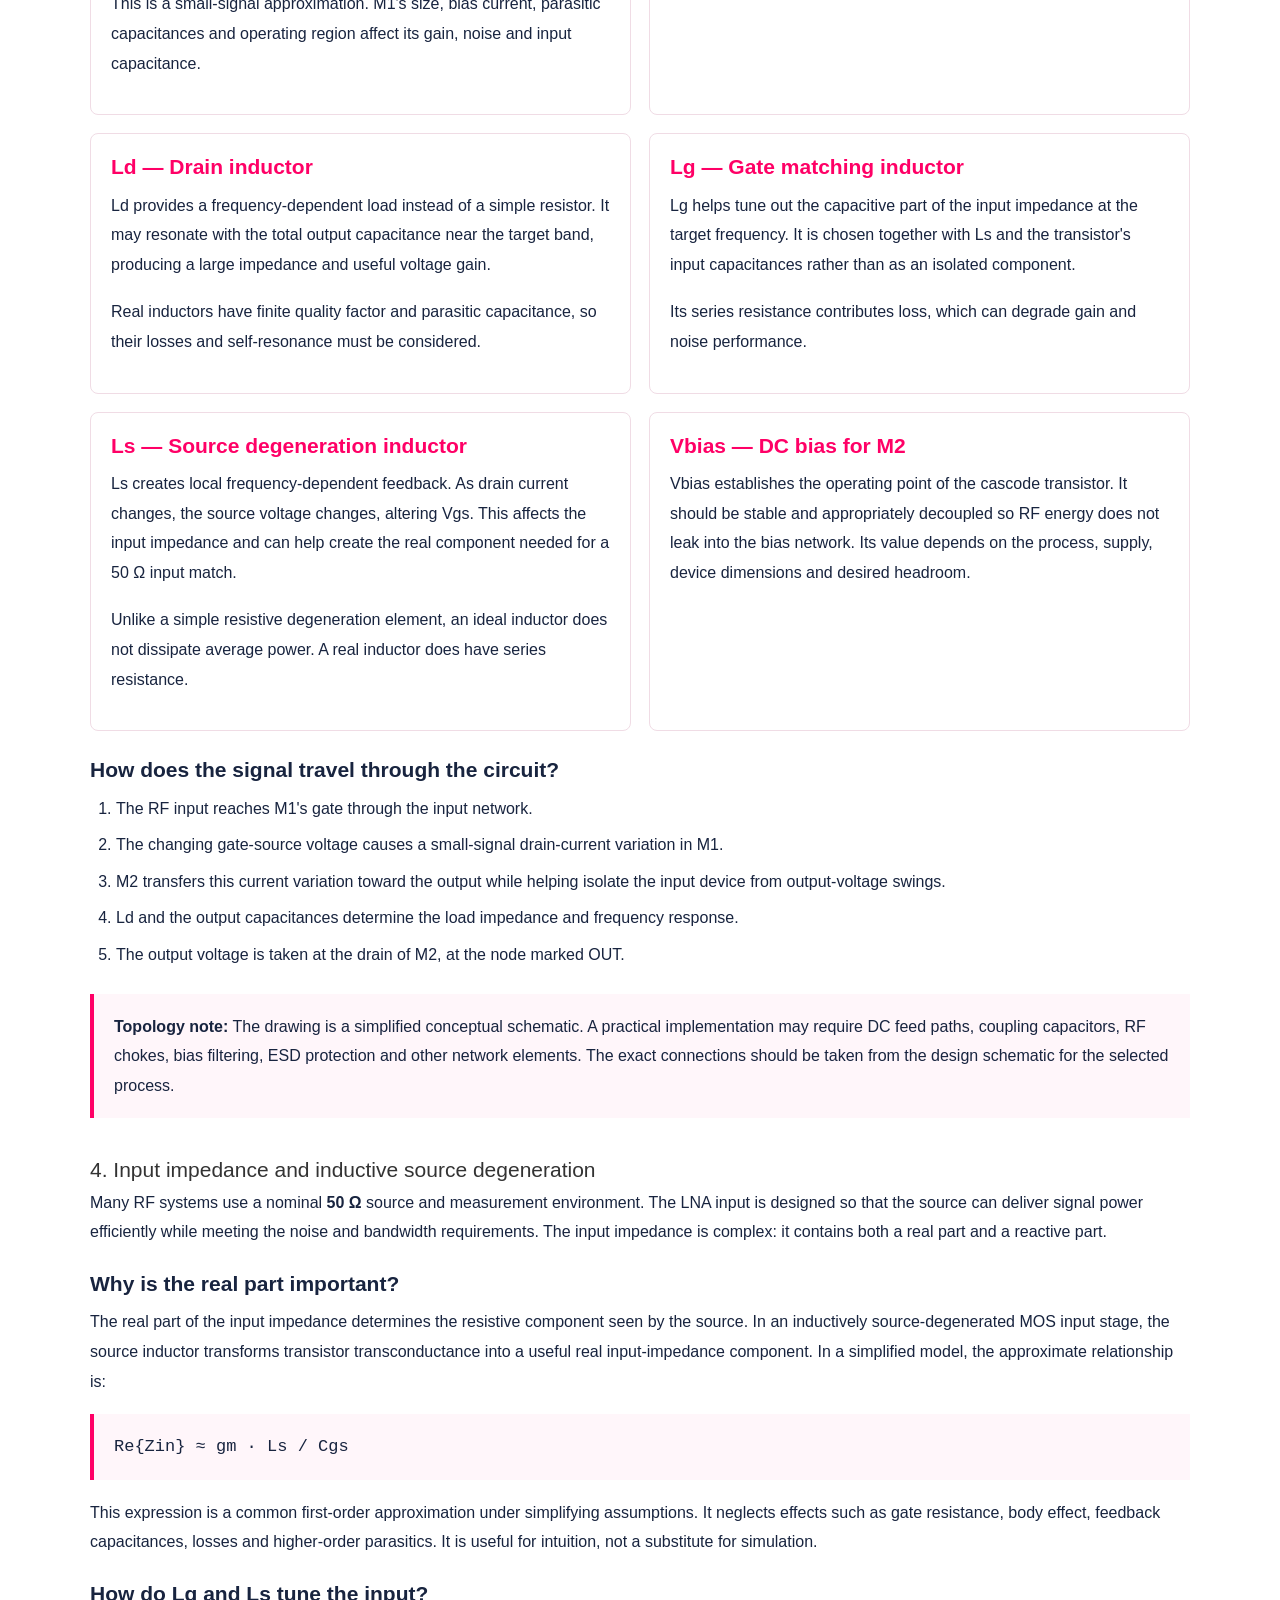
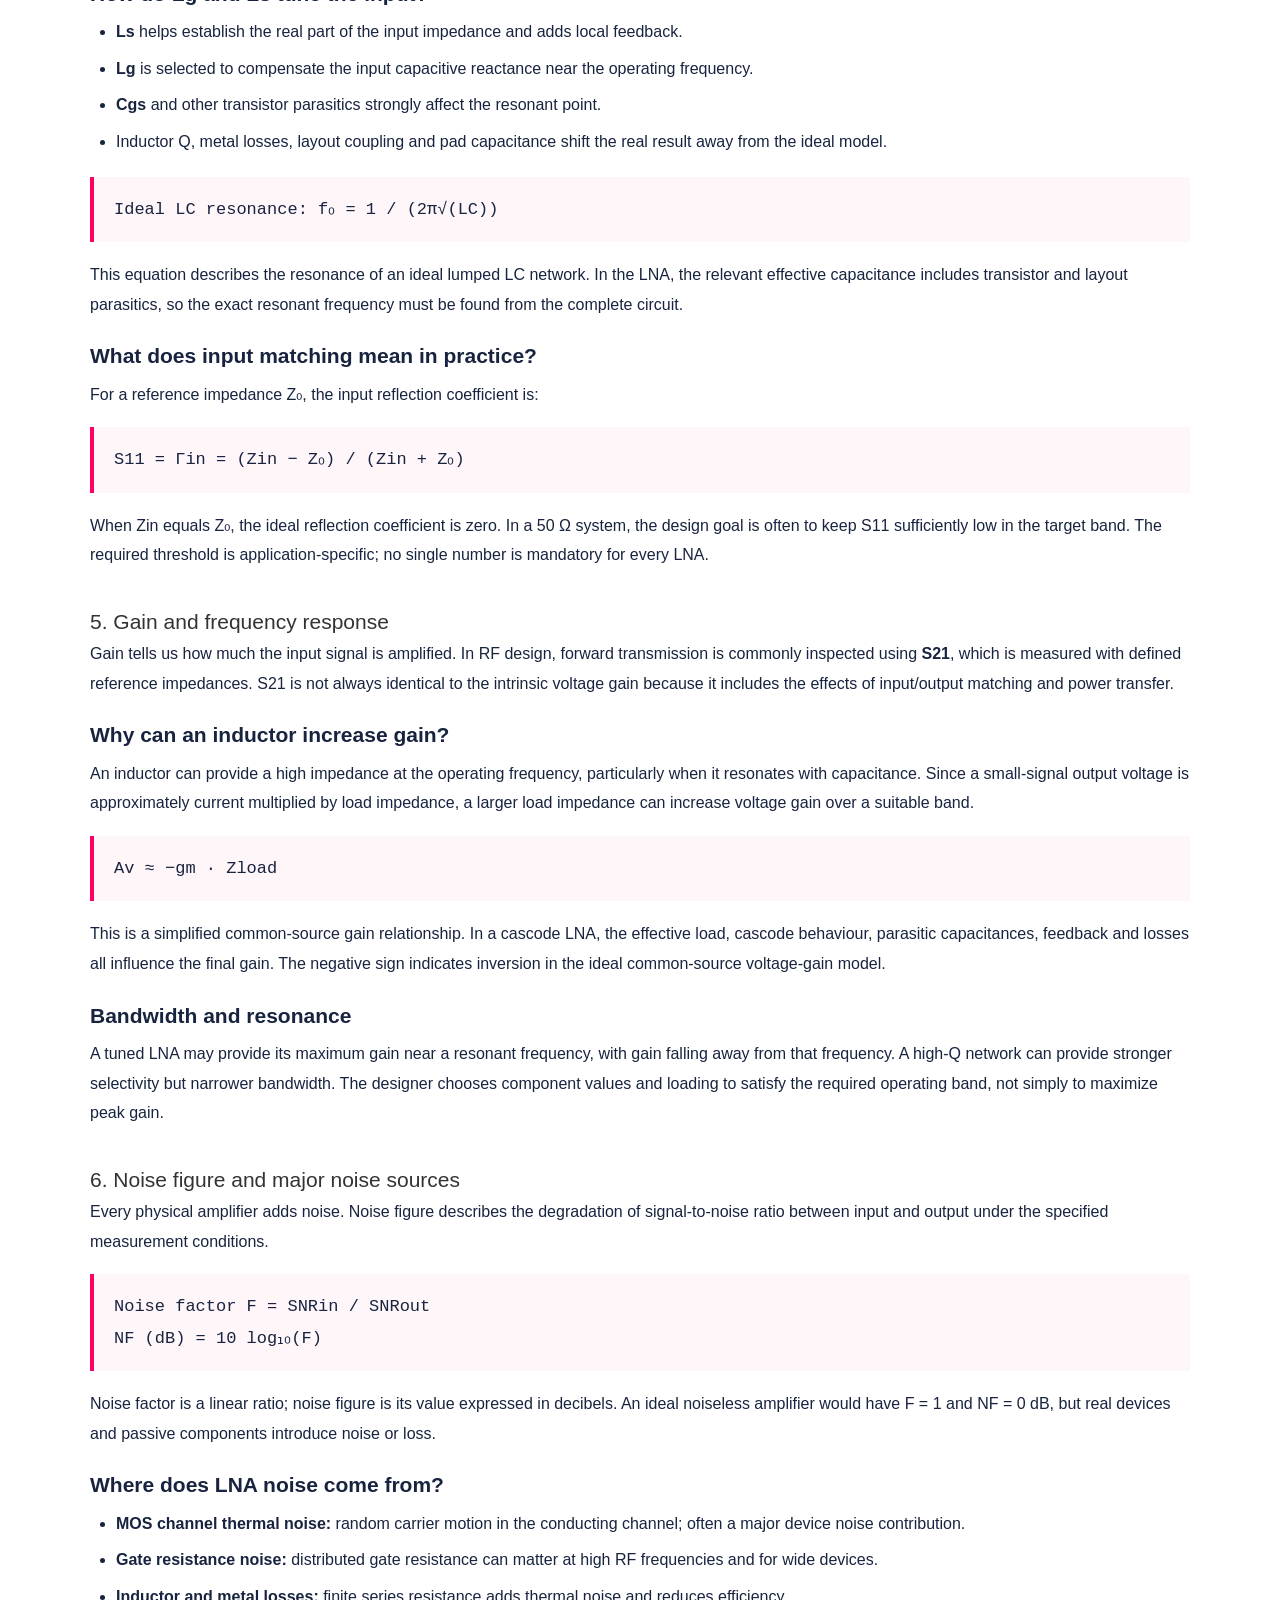
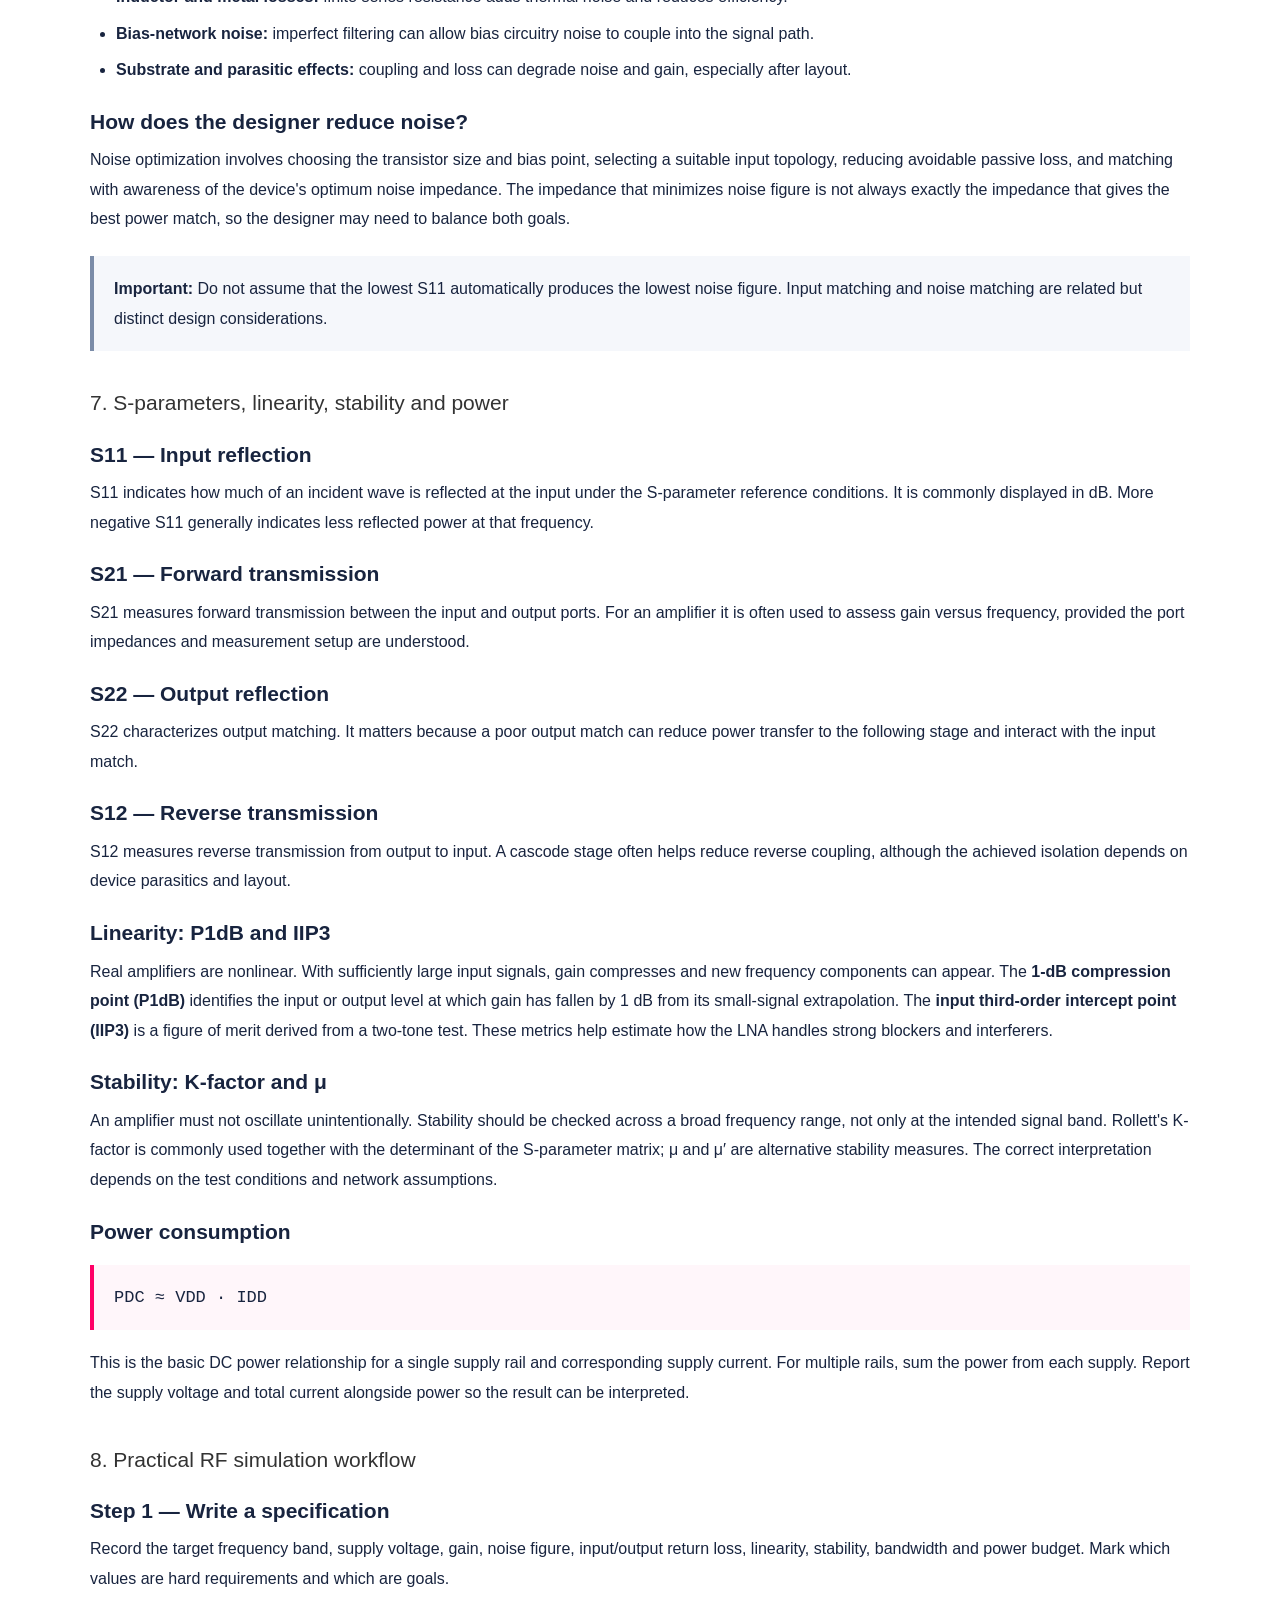
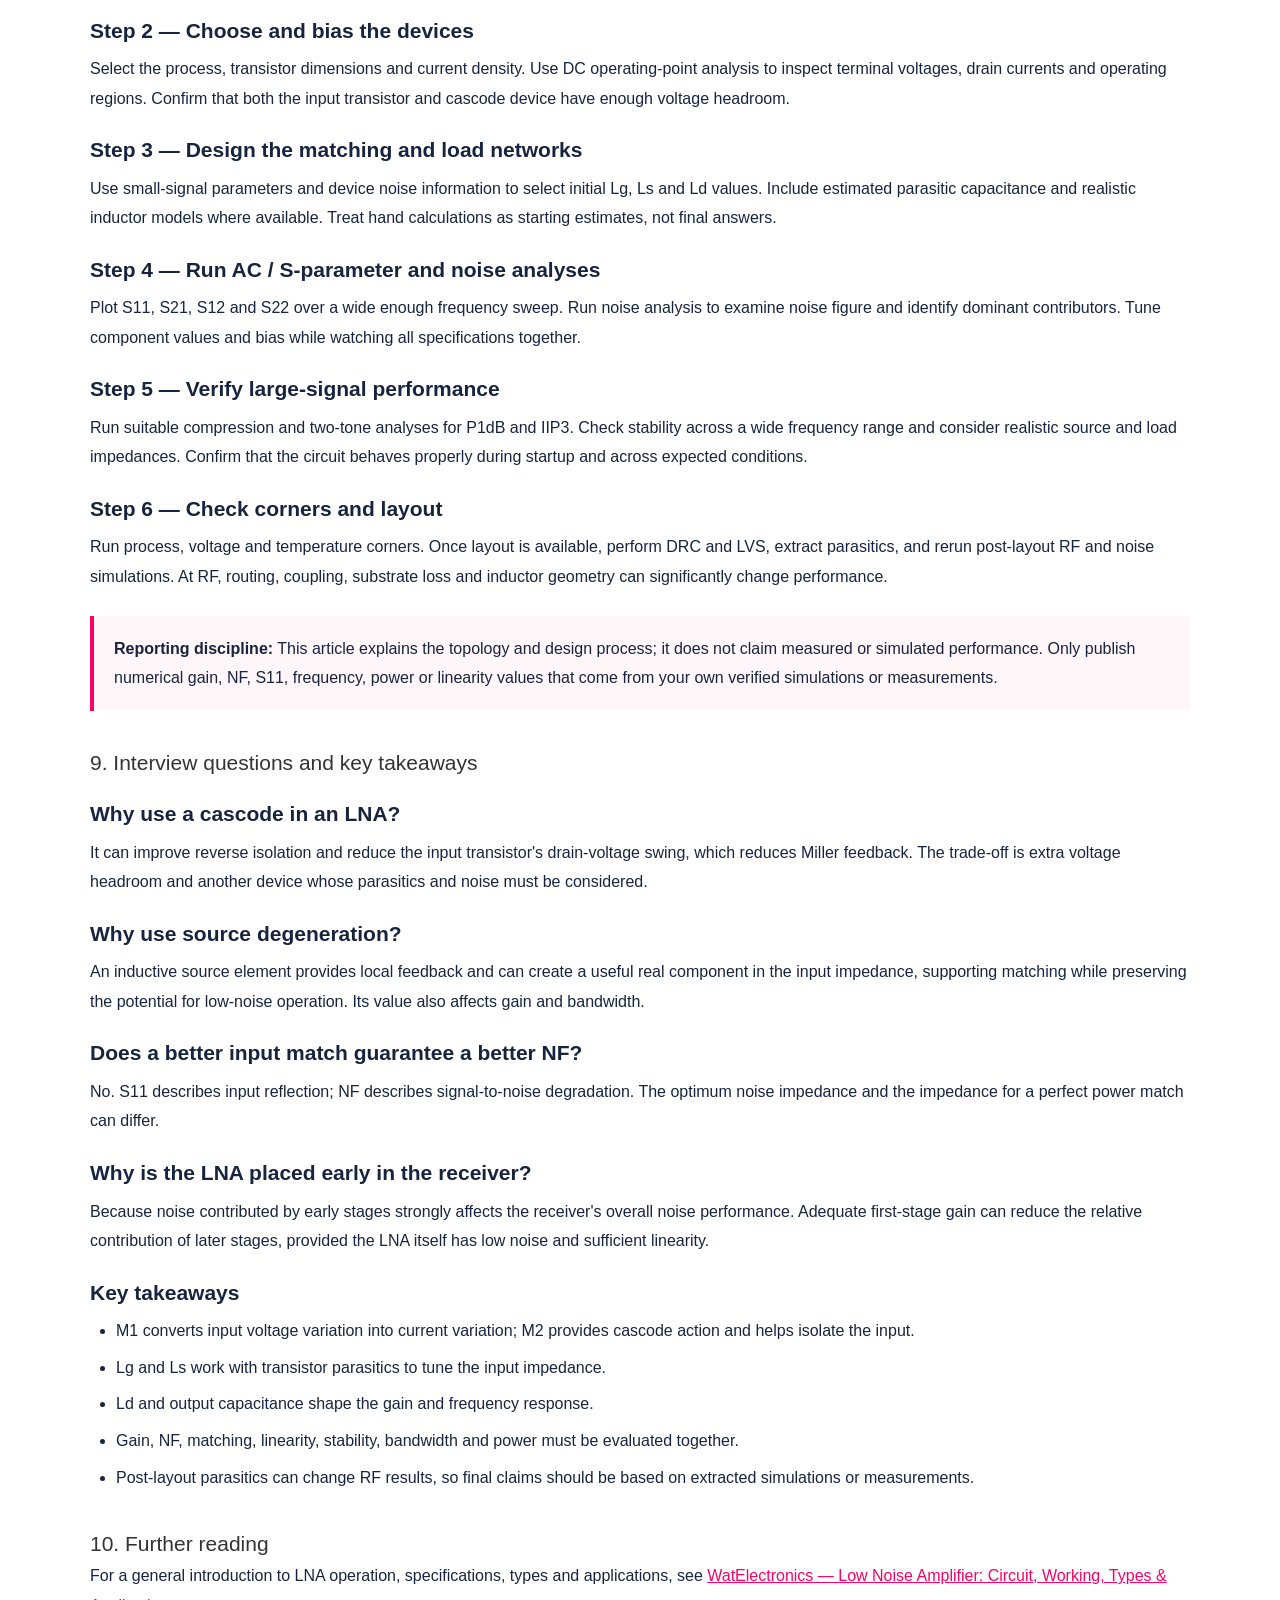
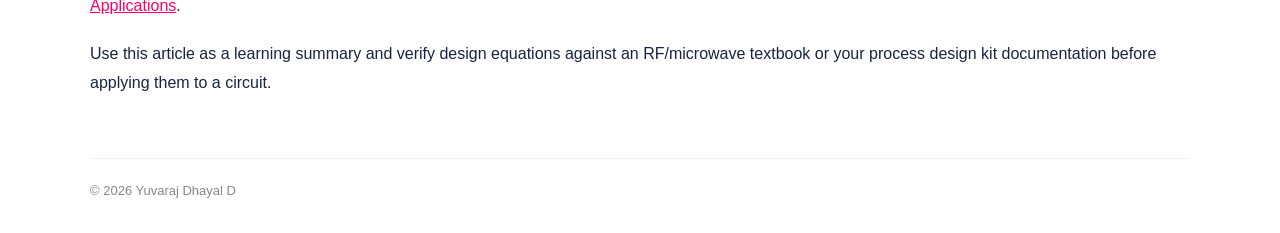
<file: lna-amplifier-detailed.html>
<!doctype html>
<html lang="en">
<head>
<meta charset="UTF-8">
<meta name="viewport" content="width=device-width,initial-scale=1">
<meta name="description" content="Detailed learning notes on cascode low-noise amplifiers, inductive source degeneration, impedance matching, noise figure, gain, linearity, stability and RF simulation.">
<title>Cascode Low-Noise Amplifier (LNA) — Yuvaraj Dhayal D</title>
<link rel="stylesheet" href="style.css">
<style>
*{box-sizing:border-box}
html{font-size:16px;-webkit-font-smoothing:antialiased;text-rendering:optimizeLegibility;scroll-behavior:smooth}
body{margin:0;background:#fff;color:#18243f;font-family:"Helvetica Neue",Helvetica,Arial,sans-serif;font-size:16px;line-height:1.85;font-weight:400}
.site-header,main,footer{width:1100px;max-width:calc(100% - 50px);margin-left:auto;margin-right:auto}
.site-header{padding-top:24px}
nav{text-align:right}
nav a{color:#ff0066;text-decoration:none;margin-left:21px;font-size:15px;font-weight:400}
nav a:hover{text-decoration:underline}
main{margin-top:54px;margin-bottom:60px}
.kicker{display:inline-block;border:1px solid #ff0066;color:#ff0066;border-radius:999px;padding:5px 20px;font-size:14px;line-height:1.7;margin-bottom:25px}
h1{margin:0 0 24px;color:#18243f;font-size:clamp(34px,5vw,64px);line-height:1.12;font-weight:700;letter-spacing:-1.5px}
.subtitle{font-size:23px;line-height:1.75;color:#52637e;margin:0 0 30px;max-width:1050px}
.byline{font-size:16px;color:#7a879d;margin:0 0 45px}
.hero{margin:0 0 42px}
.hero img{display:block;width:100%;max-height:650px;object-fit:contain;object-position:center;background:#fff;border-radius:4px}
.caption{font-size:13px;line-height:1.6;color:#78849a;margin-top:9px}
article section{margin:0 0 38px;scroll-margin-top:20px}
h2{font-size:30px;line-height:1.4;font-weight:500;color:#ff0066;margin:0 0 15px}
h3{font-size:21px;line-height:1.45;color:#18243f;font-weight:600;margin:22px 0 8px}
h4{font-size:17px;margin:18px 0 6px;color:#18243f}
p{margin:0 0 18px}
ul,ol{padding-left:26px;margin:8px 0 20px}
li{margin:7px 0}
strong{font-weight:600}
.equation{margin:18px 0;padding:17px 20px;border-left:4px solid #ff0066;background:#fff6fa;color:#18243f;font-family:Consolas,"Courier New",monospace;font-size:17px;overflow-wrap:anywhere}
.cards{display:grid;grid-template-columns:repeat(2,minmax(0,1fr));gap:18px;margin:18px 0 24px}
.card{border:1px solid #f0dce5;border-radius:8px;padding:18px 20px}
.card h3{margin-top:0;color:#ff0066}
.note{border-left:4px solid #ff0066;background:#fff6fa;padding:18px 20px;margin:24px 0}
.callout{border-left:4px solid #7b8ca8;background:#f5f7fb;padding:18px 20px;margin:22px 0}
table{width:100%;border-collapse:collapse;margin:18px 0 24px;font-size:15px;line-height:1.6}
th,td{border:1px solid #e5e8ef;padding:11px 12px;text-align:left;vertical-align:top}
th{background:#f7f8fb;font-weight:600}
.references a,article a{color:#ff0066}
.toc{padding:18px 22px;border:1px solid #eee;border-radius:8px;margin:0 0 38px}
.toc h2{font-size:21px;color:#18243f;margin:0 0 8px}
.toc ul{margin-bottom:0}
.toc a{color:#ff0066;text-decoration:none}
footer{padding:20px 0 30px;border-top:1px solid #eee;color:#888;font-size:13px}
@media(max-width:720px){
 .site-header,main,footer{max-width:calc(100% - 32px)}
 main{margin-top:34px}
 h1{letter-spacing:-.6px}
 .subtitle{font-size:19px;line-height:1.65}
 .byline{margin-bottom:35px}
 h2{font-size:25px}
 .cards{grid-template-columns:1fr}
 .hero img{max-height:none}
 table{font-size:13px}
 th,td{padding:8px}
}
</style>
</head>
<body>
<header class="site-header">
<nav>
<a href="./index.html">about</a>
<a href="./blog.html">blog</a>
<a href="./Yuvaraj_Dhayal_Resume.pdf" target="_blank" rel="noopener">cv</a>
<a href="./search.html" aria-label="Search" title="Search">⌕</a>
</nav>
</header>
<main>
<div class="kicker">ANALOG &amp; RF IC DESIGN</div>
<h1>Cascode Low-Noise Amplifier (LNA)</h1>
<p class="subtitle">A detailed guide to RF front-end amplification, cascode operation, inductive source degeneration, impedance matching, noise figure, gain, linearity, stability and simulation.</p>
<p class="byline">Published By Yuvaraj Dhayal D · Analog / RF IC Design</p>

<figure class="hero">
<img src="download.jpg"
</figure>

<nav class="toc" aria-label="Table of contents">
  <h2>In this article</h2>
  <ul>
    <li><a href="#intro">1. Introduction and role in an RF receiver</a></li>
    <li><a href="#requirements">2. What makes an LNA a good design?</a></li>
    <li><a href="#operation">3. Understanding each component</a></li>
    <li><a href="#matching">4. Input impedance and inductive matching</a></li>
    <li><a href="#gain">5. Gain and frequency response</a></li>
    <li><a href="#noise">6. Noise figure and noise sources</a></li>
    <li><a href="#metrics">7. S-parameters, linearity, stability and power</a></li>
    <li><a href="#workflow">8. Cadence/RF simulation workflow</a></li>
    <li><a href="#interview">9. Interview questions and key takeaways</a></li>
    <li><a href="#references">10. Further reading</a></li>
  </ul>
</nav>

<article>
<section id="intro">
<h2>1. Introduction: what is an LNA?</h2>
<p>A <strong>low-noise amplifier (LNA)</strong> is an amplifier used near the beginning of a radio-frequency (RF) receiver chain. An antenna may deliver a very small signal, so the receiver needs to amplify it before later blocks such as mixers, filters and baseband circuits process it. The LNA should provide useful gain while adding as little noise and distortion as practical.</p>
<p>The LNA is especially important because noise added by the first receiver stage has a strong effect on the total receiver noise. A low-noise first stage can help preserve the signal-to-noise ratio before the signal reaches noisier downstream blocks.</p>
<h3>Where does the LNA fit in a receiver?</h3>
<div class="equation">Antenna → RF filter / matching → LNA → Mixer → Baseband / ADC</div>
<p>This is a simplified receiver chain; the exact order depends on the architecture. The LNA usually operates at RF, before frequency conversion. Its target band could be a wireless communication band, satellite receiver band, radar band or another RF application.</p>
<h3>Why not simply use a high-gain amplifier?</h3>
<p>High gain alone is not enough. An amplifier may have high gain but also add excessive noise, reflect input power, distort strong signals or become unstable. LNA design is therefore a multi-objective optimization problem involving <strong>noise figure, gain, matching, linearity, stability, bandwidth and power consumption</strong>.</p>
</section>

<section id="requirements">
<h2>2. What makes an LNA a good design?</h2>
<table>
<thead><tr><th>Parameter</th><th>Meaning</th><th>Why it matters</th></tr></thead>
<tbody>
<tr><td>Gain</td><td>Amplification from input to output</td><td>Helps overcome noise contributed by later receiver stages.</td></tr>
<tr><td>Noise figure (NF)</td><td>Degradation of signal-to-noise ratio</td><td>Lower NF generally improves receiver sensitivity.</td></tr>
<tr><td>Input match (S11)</td><td>How much of the incident input wave is reflected</td><td>Good matching helps transfer signal power from the antenna or preceding stage.</td></tr>
<tr><td>Output match (S22)</td><td>Output reflection behaviour</td><td>Supports power transfer to the next block and can affect gain.</td></tr>
<tr><td>Linearity</td><td>Ability to amplify without excessive distortion</td><td>Important when weak wanted signals coexist with strong interferers.</td></tr>
<tr><td>Stability</td><td>Ability to avoid unintended oscillation</td><td>Necessary across relevant frequencies and source/load conditions.</td></tr>
<tr><td>Power</td><td>DC power used by the circuit</td><td>Important for battery-powered and thermally constrained systems.</td></tr>
<tr><td>Bandwidth</td><td>Frequency range meeting the requirements</td><td>Must cover the intended channel or band.</td></tr>
</tbody>
</table>
<div class="callout"><strong>Design trade-off:</strong> Improving one metric can worsen another. For example, increasing bias current may improve transconductance and gain, but it raises power consumption and may change linearity and noise. The optimum point depends on the application.</div>
</section>

<section id="operation">
<h2>3. Understanding the circuit</h2>
<p>The illustrated topology is a <strong>cascode LNA with inductive source degeneration</strong>. M1 is the input common-source transistor, M2 is the common-gate cascode transistor, Lg and Ls help shape the input impedance, and Ld acts as the RF drain load. The schematic omits practical details such as bias networks, coupling capacitors, decoupling, pads and layout parasitics.</p>
<div class="cards">
<div class="card">
<h3>M1 — Common-source input device</h3>
<p>The RF signal is applied to M1's gate. A small change in gate-source voltage changes the drain current. Around the chosen bias point, this is described by transconductance, <strong>gm</strong>.</p>
<div class="equation">id ≈ gm · vgs</div>
<p>This is a small-signal approximation. M1's size, bias current, parasitic capacitances and operating region affect its gain, noise and input capacitance.</p>
</div>
<div class="card">
<h3>M2 — Common-gate cascode device</h3>
<p>M2's gate is held at a suitable bias voltage, Vbias, which is an AC ground when the bias node is properly bypassed. The RF signal is passed through M2 from its source-side node toward its drain.</p>
<p>The cascode reduces voltage swing at M1's drain, which can reduce Miller feedback and improve reverse isolation. M2 must have enough voltage headroom to remain in the intended operating region.</p>
</div>
<div class="card">
<h3>Ld — Drain inductor</h3>
<p>Ld provides a frequency-dependent load instead of a simple resistor. It may resonate with the total output capacitance near the target band, producing a large impedance and useful voltage gain.</p>
<p>Real inductors have finite quality factor and parasitic capacitance, so their losses and self-resonance must be considered.</p>
</div>
<div class="card">
<h3>Lg — Gate matching inductor</h3>
<p>Lg helps tune out the capacitive part of the input impedance at the target frequency. It is chosen together with Ls and the transistor's input capacitances rather than as an isolated component.</p>
<p>Its series resistance contributes loss, which can degrade gain and noise performance.</p>
</div>
<div class="card">
<h3>Ls — Source degeneration inductor</h3>
<p>Ls creates local frequency-dependent feedback. As drain current changes, the source voltage changes, altering Vgs. This affects the input impedance and can help create the real component needed for a 50 Ω input match.</p>
<p>Unlike a simple resistive degeneration element, an ideal inductor does not dissipate average power. A real inductor does have series resistance.</p>
</div>
<div class="card">
<h3>Vbias — DC bias for M2</h3>
<p>Vbias establishes the operating point of the cascode transistor. It should be stable and appropriately decoupled so RF energy does not leak into the bias network. Its value depends on the process, supply, device dimensions and desired headroom.</p>
</div>
</div>
<h3>How does the signal travel through the circuit?</h3>
<ol>
<li>The RF input reaches M1's gate through the input network.</li>
<li>The changing gate-source voltage causes a small-signal drain-current variation in M1.</li>
<li>M2 transfers this current variation toward the output while helping isolate the input device from output-voltage swings.</li>
<li>Ld and the output capacitances determine the load impedance and frequency response.</li>
<li>The output voltage is taken at the drain of M2, at the node marked OUT.</li>
</ol>
<div class="note"><strong>Topology note:</strong> The drawing is a simplified conceptual schematic. A practical implementation may require DC feed paths, coupling capacitors, RF chokes, bias filtering, ESD protection and other network elements. The exact connections should be taken from the design schematic for the selected process.</div>
</section>

<section id="matching">
<h2>4. Input impedance and inductive source degeneration</h2>
<p>Many RF systems use a nominal <strong>50 Ω</strong> source and measurement environment. The LNA input is designed so that the source can deliver signal power efficiently while meeting the noise and bandwidth requirements. The input impedance is complex: it contains both a real part and a reactive part.</p>
<h3>Why is the real part important?</h3>
<p>The real part of the input impedance determines the resistive component seen by the source. In an inductively source-degenerated MOS input stage, the source inductor transforms transistor transconductance into a useful real input-impedance component. In a simplified model, the approximate relationship is:</p>
<div class="equation">Re{Zin} ≈ gm · Ls / Cgs</div>
<p>This expression is a common first-order approximation under simplifying assumptions. It neglects effects such as gate resistance, body effect, feedback capacitances, losses and higher-order parasitics. It is useful for intuition, not a substitute for simulation.</p>
<h3>How do Lg and Ls tune the input?</h3>
<ul>
<li><strong>Ls</strong> helps establish the real part of the input impedance and adds local feedback.</li>
<li><strong>Lg</strong> is selected to compensate the input capacitive reactance near the operating frequency.</li>
<li><strong>Cgs</strong> and other transistor parasitics strongly affect the resonant point.</li>
<li>Inductor Q, metal losses, layout coupling and pad capacitance shift the real result away from the ideal model.</li>
</ul>
<div class="equation">Ideal LC resonance: f₀ = 1 / (2π√(LC))</div>
<p>This equation describes the resonance of an ideal lumped LC network. In the LNA, the relevant effective capacitance includes transistor and layout parasitics, so the exact resonant frequency must be found from the complete circuit.</p>
<h3>What does input matching mean in practice?</h3>
<p>For a reference impedance Z₀, the input reflection coefficient is:</p>
<div class="equation">S11 = Γin = (Zin − Z₀) / (Zin + Z₀)</div>
<p>When Zin equals Z₀, the ideal reflection coefficient is zero. In a 50 Ω system, the design goal is often to keep S11 sufficiently low in the target band. The required threshold is application-specific; no single number is mandatory for every LNA.</p>
</section>

<section id="gain">
<h2>5. Gain and frequency response</h2>
<p>Gain tells us how much the input signal is amplified. In RF design, forward transmission is commonly inspected using <strong>S21</strong>, which is measured with defined reference impedances. S21 is not always identical to the intrinsic voltage gain because it includes the effects of input/output matching and power transfer.</p>
<h3>Why can an inductor increase gain?</h3>
<p>An inductor can provide a high impedance at the operating frequency, particularly when it resonates with capacitance. Since a small-signal output voltage is approximately current multiplied by load impedance, a larger load impedance can increase voltage gain over a suitable band.</p>
<div class="equation">Av ≈ −gm · Zload</div>
<p>This is a simplified common-source gain relationship. In a cascode LNA, the effective load, cascode behaviour, parasitic capacitances, feedback and losses all influence the final gain. The negative sign indicates inversion in the ideal common-source voltage-gain model.</p>
<h3>Bandwidth and resonance</h3>
<p>A tuned LNA may provide its maximum gain near a resonant frequency, with gain falling away from that frequency. A high-Q network can provide stronger selectivity but narrower bandwidth. The designer chooses component values and loading to satisfy the required operating band, not simply to maximize peak gain.</p>
</section>

<section id="noise">
<h2>6. Noise figure and major noise sources</h2>
<p>Every physical amplifier adds noise. Noise figure describes the degradation of signal-to-noise ratio between input and output under the specified measurement conditions.</p>
<div class="equation">Noise factor F = SNRin / SNRout<br>NF (dB) = 10 log₁₀(F)</div>
<p>Noise factor is a linear ratio; noise figure is its value expressed in decibels. An ideal noiseless amplifier would have F = 1 and NF = 0 dB, but real devices and passive components introduce noise or loss.</p>
<h3>Where does LNA noise come from?</h3>
<ul>
<li><strong>MOS channel thermal noise:</strong> random carrier motion in the conducting channel; often a major device noise contribution.</li>
<li><strong>Gate resistance noise:</strong> distributed gate resistance can matter at high RF frequencies and for wide devices.</li>
<li><strong>Inductor and metal losses:</strong> finite series resistance adds thermal noise and reduces efficiency.</li>
<li><strong>Bias-network noise:</strong> imperfect filtering can allow bias circuitry noise to couple into the signal path.</li>
<li><strong>Substrate and parasitic effects:</strong> coupling and loss can degrade noise and gain, especially after layout.</li>
</ul>
<h3>How does the designer reduce noise?</h3>
<p>Noise optimization involves choosing the transistor size and bias point, selecting a suitable input topology, reducing avoidable passive loss, and matching with awareness of the device's optimum noise impedance. The impedance that minimizes noise figure is not always exactly the impedance that gives the best power match, so the designer may need to balance both goals.</p>
<div class="callout"><strong>Important:</strong> Do not assume that the lowest S11 automatically produces the lowest noise figure. Input matching and noise matching are related but distinct design considerations.</div>
</section>

<section id="metrics">
<h2>7. S-parameters, linearity, stability and power</h2>
<h3>S11 — Input reflection</h3>
<p>S11 indicates how much of an incident wave is reflected at the input under the S-parameter reference conditions. It is commonly displayed in dB. More negative S11 generally indicates less reflected power at that frequency.</p>
<h3>S21 — Forward transmission</h3>
<p>S21 measures forward transmission between the input and output ports. For an amplifier it is often used to assess gain versus frequency, provided the port impedances and measurement setup are understood.</p>
<h3>S22 — Output reflection</h3>
<p>S22 characterizes output matching. It matters because a poor output match can reduce power transfer to the following stage and interact with the input match.</p>
<h3>S12 — Reverse transmission</h3>
<p>S12 measures reverse transmission from output to input. A cascode stage often helps reduce reverse coupling, although the achieved isolation depends on device parasitics and layout.</p>
<h3>Linearity: P1dB and IIP3</h3>
<p>Real amplifiers are nonlinear. With sufficiently large input signals, gain compresses and new frequency components can appear. The <strong>1-dB compression point (P1dB)</strong> identifies the input or output level at which gain has fallen by 1 dB from its small-signal extrapolation. The <strong>input third-order intercept point (IIP3)</strong> is a figure of merit derived from a two-tone test. These metrics help estimate how the LNA handles strong blockers and interferers.</p>
<h3>Stability: K-factor and μ</h3>
<p>An amplifier must not oscillate unintentionally. Stability should be checked across a broad frequency range, not only at the intended signal band. Rollett's K-factor is commonly used together with the determinant of the S-parameter matrix; μ and μ′ are alternative stability measures. The correct interpretation depends on the test conditions and network assumptions.</p>
<h3>Power consumption</h3>
<div class="equation">PDC ≈ VDD · IDD</div>
<p>This is the basic DC power relationship for a single supply rail and corresponding supply current. For multiple rails, sum the power from each supply. Report the supply voltage and total current alongside power so the result can be interpreted.</p>
</section>

<section id="workflow">
<h2>8. Practical RF simulation workflow</h2>
<h3>Step 1 — Write a specification</h3>
<p>Record the target frequency band, supply voltage, gain, noise figure, input/output return loss, linearity, stability, bandwidth and power budget. Mark which values are hard requirements and which are goals.</p>
<h3>Step 2 — Choose and bias the devices</h3>
<p>Select the process, transistor dimensions and current density. Use DC operating-point analysis to inspect terminal voltages, drain currents and operating regions. Confirm that both the input transistor and cascode device have enough voltage headroom.</p>
<h3>Step 3 — Design the matching and load networks</h3>
<p>Use small-signal parameters and device noise information to select initial Lg, Ls and Ld values. Include estimated parasitic capacitance and realistic inductor models where available. Treat hand calculations as starting estimates, not final answers.</p>
<h3>Step 4 — Run AC / S-parameter and noise analyses</h3>
<p>Plot S11, S21, S12 and S22 over a wide enough frequency sweep. Run noise analysis to examine noise figure and identify dominant contributors. Tune component values and bias while watching all specifications together.</p>
<h3>Step 5 — Verify large-signal performance</h3>
<p>Run suitable compression and two-tone analyses for P1dB and IIP3. Check stability across a wide frequency range and consider realistic source and load impedances. Confirm that the circuit behaves properly during startup and across expected conditions.</p>
<h3>Step 6 — Check corners and layout</h3>
<p>Run process, voltage and temperature corners. Once layout is available, perform DRC and LVS, extract parasitics, and rerun post-layout RF and noise simulations. At RF, routing, coupling, substrate loss and inductor geometry can significantly change performance.</p>
<div class="note"><strong>Reporting discipline:</strong> This article explains the topology and design process; it does not claim measured or simulated performance. Only publish numerical gain, NF, S11, frequency, power or linearity values that come from your own verified simulations or measurements.</div>
</section>

<section id="interview">
<h2>9. Interview questions and key takeaways</h2>
<h3>Why use a cascode in an LNA?</h3>
<p>It can improve reverse isolation and reduce the input transistor's drain-voltage swing, which reduces Miller feedback. The trade-off is extra voltage headroom and another device whose parasitics and noise must be considered.</p>
<h3>Why use source degeneration?</h3>
<p>An inductive source element provides local feedback and can create a useful real component in the input impedance, supporting matching while preserving the potential for low-noise operation. Its value also affects gain and bandwidth.</p>
<h3>Does a better input match guarantee a better NF?</h3>
<p>No. S11 describes input reflection; NF describes signal-to-noise degradation. The optimum noise impedance and the impedance for a perfect power match can differ.</p>
<h3>Why is the LNA placed early in the receiver?</h3>
<p>Because noise contributed by early stages strongly affects the receiver's overall noise performance. Adequate first-stage gain can reduce the relative contribution of later stages, provided the LNA itself has low noise and sufficient linearity.</p>
<h3>Key takeaways</h3>
<ul>
<li>M1 converts input voltage variation into current variation; M2 provides cascode action and helps isolate the input.</li>
<li>Lg and Ls work with transistor parasitics to tune the input impedance.</li>
<li>Ld and output capacitance shape the gain and frequency response.</li>
<li>Gain, NF, matching, linearity, stability, bandwidth and power must be evaluated together.</li>
<li>Post-layout parasitics can change RF results, so final claims should be based on extracted simulations or measurements.</li>
</ul>
</section>

<section id="references" class="references">
<h2>10. Further reading</h2>
<p>For a general introduction to LNA operation, specifications, types and applications, see <a href="https://www.watelectronics.com/low-noise-amplifier/" target="_blank" rel="noopener noreferrer">WatElectronics — Low Noise Amplifier: Circuit, Working, Types &amp; Applications</a>.</p>
<p>Use this article as a learning summary and verify design equations against an RF/microwave textbook or your process design kit documentation before applying them to a circuit.</p>
</section>
</article>
</main>
<footer>© 2026 Yuvaraj Dhayal D</footer>
</body>
</html>
</file>
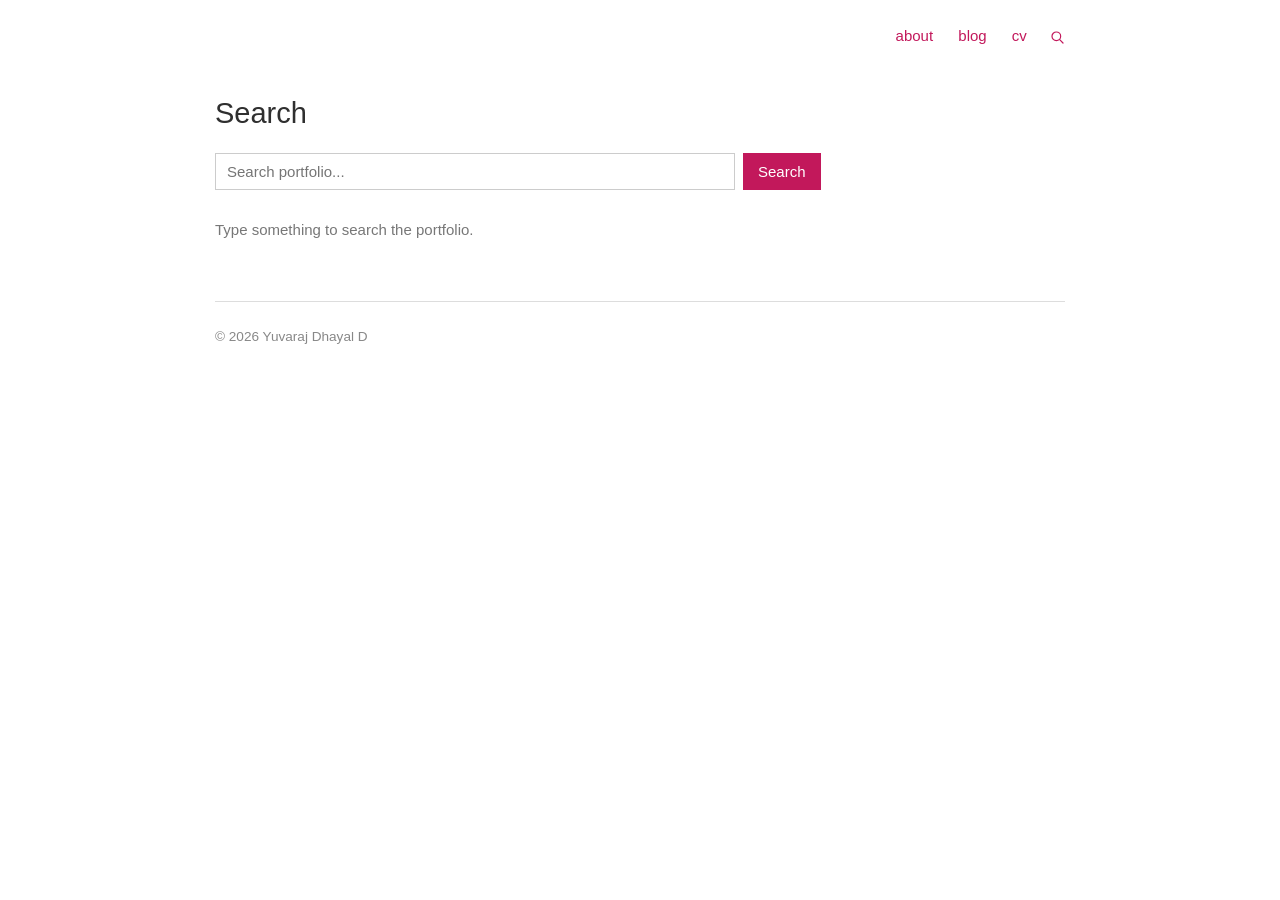
<file: search.html>
<!doctype html>
<html lang="en">
<head>
<meta charset="UTF-8">
<meta name="viewport" content="width=device-width,initial-scale=1">
<title>Search — Yuvaraj Dhayal D</title>
<link rel="stylesheet" href="style.css">
</head>
<body>
<header class="site-header">
<nav>
<a href="index.html">about</a>
<a href="blog.html">blog</a>
<a href="Yuvaraj_Dhayal_Resume.pdf" target="_blank">cv</a>
<a class="search-icon" href="search.html" aria-label="Search" title="Search">
<svg viewBox="0 0 24 24" fill="none" stroke="currentColor" stroke-width="1.8" stroke-linecap="round">
<circle cx="11" cy="11" r="6.5"></circle><path d="M16 16l5 5"></path>
</svg>
</a>
</nav>
</header>
<main class="search-page">
<h1>Search</h1>
<form class="search-form" id="searchForm">
<input id="searchInput" type="search" placeholder="Search portfolio..." autocomplete="off">
<button type="submit">Search</button>
</form>
<div id="searchResults" class="search-results"></div>
</main>
<footer>© 2026 Yuvaraj Dhayal D</footer>
<script>
const pages = [
 {title:"About", url:"index.html", text:"Yuvaraj Dhayal D Analog IC Design Engineer M.Tech VLSI Design Vellore Institute of Technology CMOS technology analog circuit design semiconductor devices Cadence Virtuoso operational amplifiers bandgap references PLLs LDOs analog layout RFIC low-power CMOS"},
 {title:"Two-Stage CMOS Operational Amplifier Design", url:"blog.html#opamp", text:"two stage CMOS operational amplifier UMC 180 nm Cadence Virtuoso analog IC design"},
 {title:"Type-I and Type-II PLL Design", url:"blog.html#pll", text:"Type I Type II PLL phase detector charge pump VCO loop filter"},
 {title:"CMOS Bandgap Reference Design", url:"blog.html#bgr", text:"CMOS bandgap reference PTAT CTAT error amplifier"},
 {title:"Low-Power 8×8 SRAM Array", url:"blog.html#sram", text:"low power SRAM array sleep transistors stacked SRAM cells leakage dynamic power"},
 {title:"CMOS LDO Design", url:"blog.html#ldo", text:"CMOS LDO low dropout regulator bandgap reference OTA PMOS compensation"},
 {title:"Contact", url:"index.html#contact", text:"Analog IC Design internships full-time opportunities research collaborations semiconductor engineering roles"}
];

const input=document.getElementById("searchInput");
const results=document.getElementById("searchResults");
const form=document.getElementById("searchForm");

function runSearch(){
  const q=input.value.trim().toLowerCase();
  if(!q){results.innerHTML='<p class="search-empty">Type something to search the portfolio.</p>';return;}
  const words=q.split(/\s+/).filter(Boolean);
  const matches=pages.filter(p=>words.every(w=>(p.title+" "+p.text).toLowerCase().includes(w)));
  if(!matches.length){
    results.innerHTML='<p class="search-empty">No results found for <strong>'+q.replace(/[&<>]/g,"")+'</strong>.</p>';
    return;
  }
  results.innerHTML=matches.map(p=>'<div class="search-item"><a href="'+p.url+'">'+p.title+'</a><p>'+p.text+'</p></div>').join("");
}
form.addEventListener("submit",e=>{e.preventDefault();runSearch();});
input.addEventListener("input",runSearch);
runSearch();
</script>
</body>
</html>
</file>
<file: style.css>
* {
  box-sizing: border-box;
}

html {
  font-size: 16px;
  -webkit-font-smoothing: antialiased;
  text-rendering: optimizeLegibility;
}

body {
  margin: 0;
  padding: 0;
  background: #fff;
  color: #333;
  font-family: "Helvetica Neue", Helvetica, Arial, sans-serif;
  font-size: 15px;
  line-height: 1.65;
  font-weight: 400;
  overflow-x: hidden;
}

/* =========================
   MAIN PAGE WIDTH
   ========================= */

.site-header,
main,
footer {
  width: 850px;
  max-width: calc(100% - 50px);
  margin-left: auto;
  margin-right: auto;
}

/* =========================
   HEADER / NAVIGATION
   ========================= */

.site-header {
  padding-top: 24px;
}

nav {
  text-align: right;
}

nav a {
  color: #c2185b;
  text-decoration: none;
  margin-left: 21px;
  font-size: 15px;
  font-weight: 400;
}

nav a:hover {
  text-decoration: underline;
}

nav a.active {
  color: #333;
}

/* =========================
   MAIN CONTENT
   ========================= */

main {
  margin-top: 46px;
  margin-bottom: 58px;
}

/* =========================
   INTRO / ABOUT SECTION
   ========================= */

.intro {
  display: grid;
  grid-template-columns: minmax(0, 1fr) 250px;
  gap: 45px;
  align-items: start;
  width: 100%;
}

.intro > * {
  min-width: 0;
}

/* =========================
   HEADINGS
   ========================= */

h1 {
  margin: 0 0 3px;
  color: #2f2f2f;
  font-size: 29px;
  line-height: 1.25;
  font-weight: 400;
  letter-spacing: 0;
}

.title {
  margin: 0 0 23px;
  color: #444;
  font-size: 17px;
  line-height: 1.45;
  font-weight: 400;
}

.intro p {
  margin: 0 0 15px;
}

/* =========================
   PROFILE PHOTO
   ========================= */

.profile-photo {
  width: 250px;
  max-width: 100%;
  height: auto;
  display: block;
  object-fit: contain;
}

/* =========================
   AFFILIATION
   ========================= */

.affiliation {
  margin: 12px 0 0;
  color: #444;
  font-size: 14px;
  line-height: 1.5;
  font-weight: 400;
}

.affiliation strong {
  color: #333;
  font-weight: 400;
}

/* =========================
   SECTION TITLES
   ========================= */

.section-title {
  margin: 47px 0 15px;
  color: #333;
  font-size: 23px;
  line-height: 1.3;
  font-weight: 400;
}

/* =========================
   POSTS
   ========================= */

.posts {
  margin-top: 0;
}

.post {
  display: block;
  margin-bottom: 6px;
  font-size: 15px;
  line-height: 1.55;
  font-weight: 400;
}

.post time {
  color: #555;
  font-weight: 400;
}

.post time::after {
  content: "  |  ";
}

.post a {
  color: #c2185b;
  text-decoration: none;
  font-weight: 400;
}

.post a:hover {
  text-decoration: underline;
}

/* =========================
   CONTACT
   ========================= */

.contact p {
  margin-bottom: 14px;
}

.contact a {
  color: #c2185b;
  text-decoration: none;
  margin-right: 15px;
  font-weight: 400;
}

.contact a:hover {
  text-decoration: underline;
}

/* =========================
   FOOTER
   ========================= */

footer {
  padding: 20px 0 30px;
  border-top: 1px solid #eee;
  color: #888;
  font-size: 13px;
  font-weight: 400;
}

/* =========================
   BLOG ARTICLES
   ========================= */

article {
  margin: 34px 0;
}

article h2 {
  font-size: 21px;
  line-height: 1.35;
  font-weight: 400;
  color: #333;
  margin: 0 0 3px;
}

article .date {
  font-size: 13px;
  color: #777;
  margin-bottom: 12px;
}

article a {
  color: #c2185b;
}

/* =========================
   SEARCH
   ========================= */

.search-wrap {
  display: inline-block;
  margin-left: 18px;
  position: relative;
  vertical-align: middle;
}

.search-button {
  border: 0;
  background: none;
  padding: 0;
  cursor: pointer;
  color: #c2185b;
  width: 18px;
  height: 18px;
  display: inline-flex;
  align-items: center;
  justify-content: center;
}

.search-button svg {
  width: 16px;
  height: 16px;
  stroke: currentColor;
}

.search-box {
  display: none;
  position: absolute;
  right: 0;
  top: 28px;
  width: 230px;
  background: #fff;
  border: 1px solid #ddd;
  padding: 8px;
  z-index: 20;
}

.search-box.open {
  display: flex;
  gap: 6px;
}

.search-box input {
  width: 100%;
  border: 1px solid #ccc;
  padding: 6px 8px;
  font: 400 14px "Helvetica Neue", Helvetica, Arial, sans-serif;
  outline: none;
}

.search-box input:focus {
  border-color: #c2185b;
}

.search-result {
  margin-top: 8px;
  font-size: 13px;
  line-height: 1.4;
}

.search-result a {
  color: #c2185b;
  text-decoration: none;
}

.search-result a:hover {
  text-decoration: underline;
}

.search-icon {
  display: inline-flex;
  vertical-align: middle;
  margin-left: 18px;
  color: #c2185b;
  text-decoration: none;
}

.search-icon svg {
  width: 16px;
  height: 16px;
}

.search-page h1 {
  font-weight: 400;
}

.search-form {
  display: flex;
  gap: 8px;
  margin: 22px 0 28px;
}

.search-form input {
  flex: 1;
  max-width: 520px;
  padding: 9px 11px;
  border: 1px solid #ccc;
  font: 400 15px "Helvetica Neue", Helvetica, Arial, sans-serif;
  outline: none;
}

.search-form input:focus {
  border-color: #c2185b;
}

.search-form button {
  padding: 9px 15px;
  border: 0;
  background: #c2185b;
  color: #fff;
  font: 400 15px "Helvetica Neue", Helvetica, Arial, sans-serif;
  cursor: pointer;
}

.search-results {
  max-width: 720px;
}

.search-item {
  margin: 0 0 18px;
}

.search-item a {
  color: #c2185b;
  text-decoration: none;
  font-size: 16px;
}

.search-item a:hover {
  text-decoration: underline;
}

.search-item p {
  margin: 3px 0 0;
  color: #666;
  font-size: 14px;
}

.search-empty {
  color: #777;
}

/* =========================
   TABLET / SMALL DESKTOP
   ========================= */

@media (max-width: 900px) {

  .site-header,
  main,
  footer {
    width: auto;
    max-width: calc(100% - 40px);
  }

  .intro {
    grid-template-columns: minmax(0, 1fr) 220px;
    gap: 30px;
  }

  .profile-photo {
    width: 220px;
    height: auto;
  }
}

/* =========================
   MOBILE
   ========================= */

@media (max-width: 720px) {

  .site-header,
  main,
  footer {
    width: auto;
    max-width: calc(100% - 32px);
  }

  .site-header {
    padding-top: 20px;
  }

  nav {
    text-align: right;
    white-space: normal;
  }

  nav a {
    margin-left: 14px;
    font-size: 14px;
  }

  main {
    margin-top: 35px;
    margin-bottom: 45px;
  }

  .intro {
    display: grid;
    grid-template-columns: 1fr;
    gap: 25px;
  }

  .profile-photo {
    width: 220px;
    max-width: 100%;
    height: auto;
  }

  h1 {
    font-size: 28px;
  }

  .title {
    font-size: 16px;
  }

  .section-title {
    font-size: 22px;
  }

  .post {
    display: block;
    margin-bottom: 12px;
  }

  .search-form {
    display: flex;
    flex-direction: column;
  }

  .search-form input {
    max-width: 100%;
  }
}

/* =========================
   VERY SMALL PHONES
   ========================= */

@media (max-width: 480px) {

  .site-header,
  main,
  footer {
    max-width: calc(100% - 24px);
  }

  nav {
    text-align: left;
  }

  nav a {
    margin-left: 0;
    margin-right: 16px;
  }

  .profile-photo {
    width: 200px;
    height: auto;
  }

  h1 {
    font-size: 26px;
  }
  .diagram {
    text-align: center;
    margin: 20px 0;
}

.diagram img {
    max-width: 100%;
    width: 500px;
    height: auto;
    display: inline-block;
}

}

/* New portfolio sections */

html {
  scroll-behavior: smooth;
  scroll-padding-top: 90px;
}

section {
  margin-bottom: 64px;
}

.eyebrow,
.project-category {
  font-size: 0.75rem;
  letter-spacing: 0.12em;
  text-transform: uppercase;
  color: #777;
}

.section-intro {
  max-width: 650px;
  line-height: 1.8;
}

.hero-links,
.contact-links,
.tag-list {
  display: flex;
  flex-wrap: wrap;
  gap: 12px;
}

.hero-links a,
.contact-links a {
  display: inline-block;
  margin: 8px 14px 8px 0;
}

.tag-list span {
  padding: 7px 12px;
  border: 1px solid #ddd;
  border-radius: 4px;
  font-size: 0.88rem;
}

.timeline {
  border-left: 2px solid #ddd;
  margin-left: 8px;
  padding-left: 24px;
}

.timeline-item {
  position: relative;
  margin-bottom: 32px;
}

.timeline-item::before {
  content: "";
  position: absolute;
  left: -31px;
  top: 7px;
  width: 10px;
  height: 10px;
  border-radius: 50%;
  background: currentColor;
}

.timeline-item h3,
.project-card h3,
.skill-item h3,
.achievement h3 {
  margin-bottom: 8px;
}

.item-date,
.institution,
.result,
.tech-stack,
.metrics {
  font-size: 0.9rem;
}

.item-date,
.project-category {
  color: #777;
}

.result,
.metrics {
  font-weight: 600;
}

.project-grid,
.skill-grid {
  display: grid;
  grid-template-columns: repeat(2, minmax(0, 1fr));
  gap: 18px;
}

.project-card,
.skill-item {
  border: 1px solid #ddd;
  border-radius: 6px;
  padding: 20px;
  min-width: 0;
}

.project-card p,
.skill-item p {
  line-height: 1.75;
}

.project-card > a {
  display: inline-block;
  margin-top: 8px;
}

.achievement-list {
  display: grid;
  gap: 20px;
}

.achievement {
  display: grid;
  grid-template-columns: 110px minmax(0, 1fr);
  gap: 20px;
  align-items: start;
  padding-bottom: 18px;
  border-bottom: 1px solid #ddd;
}

.achievement-number {
  font-weight: 700;
  font-size: 1.2rem;
  margin-top: 0;
}

.achievement p {
  line-height: 1.7;
}

.contact-links {
  margin-top: 20px;
}

footer {
  margin-top: 50px;
  padding: 24px 0;
  border-top: 1px solid #ddd;
  font-size: 0.85rem;
}

@media (max-width: 650px) {
  .project-grid,
  .skill-grid {
    grid-template-columns: 1fr;
  }

  .achievement {
    grid-template-columns: 85px minmax(0, 1fr);
    gap: 12px;
  }

  .site-header nav {
    flex-wrap: wrap;
    gap: 12px;
  }

  section {
    margin-bottom: 44px;
  }
}
  
/* ========================================
   OUTER BOX FOR EVERY MAIN SECTION
   ======================================== */

main > section {
    margin: 30px 0;
    padding: 28px;
    border: 1px solid #d8dce3;
    border-radius: 12px;
    background-color: #ffffff;
    box-sizing: border-box;
    transition: border-color 0.2s ease,
                box-shadow 0.2s ease;
}

/* Subtle hover effect */
main > section:hover {
    border-color: #b8c1ce;
    box-shadow: 0 4px 18px rgba(0, 0, 0, 0.04);
}

/* Keep section headings aligned */
main > section > .section-title {
    margin-top: 0;
    margin-bottom: 24px;
}

/* About section layout */
main > section.intro {
    padding: 32px;
}

/* Coursework boxes inside the coursework section */
.coursework-grid {
    display: grid;
    grid-template-columns: repeat(3, minmax(0, 1fr));
    gap: 12px;
}

/* Achievement cards inside the achievements section */
.achievement-grid {
    display: grid;
    grid-template-columns: repeat(2, minmax(0, 1fr));
    gap: 18px;
}

/* Responsive layout */
@media (max-width: 800px) {
    main > section {
        padding: 22px;
    }

    .coursework-grid {
        grid-template-columns: repeat(2, minmax(0, 1fr));
    }
}

@media (max-width: 500px) {
    main > section {
        margin: 20px 0;
        padding: 18px;
        border-radius: 9px;
    }

    main > section.intro {
        padding: 20px;
    }

    .coursework-grid,
    .achievement-grid {
        grid-template-columns: 1fr;
    }
}


@media (max-width: 480px) {
  .section-title {
    font-size: 21px;
  }
}


/* ========================================
   COURSEWORK ITEMS
   ======================================== */

.coursework-item {
    display: flex;
    align-items: flex-start;
    gap: 9px;
    padding: 14px 16px;
    border: 1px solid #d8dce3;
    border-radius: 8px;
    background: #fff;
    color: #333;
    font-size: 15px;
    line-height: 1.5;
    transition: border-color 0.2s ease, transform 0.2s ease;
}

.coursework-bullet {
    color: #475569;
    font-weight: 700;
    flex: 0 0 auto;
}

.coursework-item:hover {
    border-color: #94a3b8;
    transform: translateY(-2px);
}

/* ========================================
   ACHIEVEMENT CARDS
   ======================================== */

.achievement-card {
    min-width: 0;
    padding: 22px;
    border: 1px solid #d8dce3;
    border-radius: 10px;
    background: #fff;
    transition: border-color 0.2s ease, transform 0.2s ease;
}

.achievement-card:hover {
    border-color: #94a3b8;
    transform: translateY(-2px);
}

.achievement-card h3 {
    margin: 0 0 12px;
}

.achievement-card .achievement-number {
    margin: 0 0 12px;
    font-size: 1.2rem;
    font-weight: 700;
}

.achievement-card ul {
    margin: 0;
    padding-left: 20px;
}

.achievement-card li {
    font-size: 0.9rem;
    line-height: 1.7;
}

/* Keep the inner cards responsive */
@media (max-width: 800px) {
    .coursework-grid {
        grid-template-columns: repeat(2, minmax(0, 1fr));
    }
}

@media (max-width: 500px) {
    .coursework-grid,
    .achievement-grid {
        grid-template-columns: 1fr;
    }

    .achievement-card {
        padding: 18px;
    }
}
</file>
